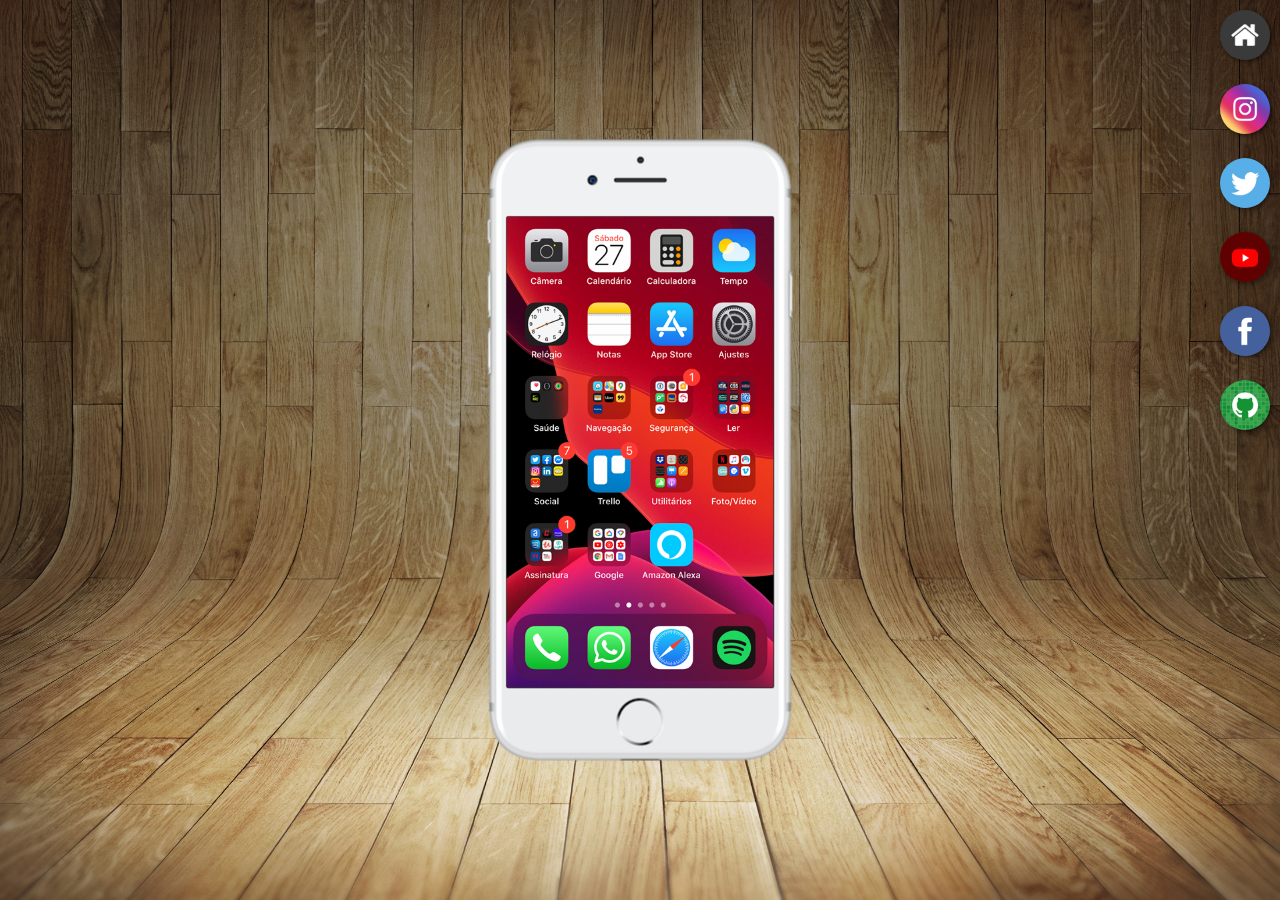
<file: index.html>
<!DOCTYPE html>
<html lang="pt-br">
<head>
    <meta charset="UTF-8">
    <meta name="viewport" content="width=device-width, initial-scale=1.0">
    <link rel="shortcut icon" href="favicon.ico" type="image/x-icon">
    <link rel="stylesheet" href="estilos/style.css">
    <title>Projeto Redes Sociais</title>
</head>
<body>
    <main>
        <section id="telefone">
           <iframe src="home.html" name="tela" id="tela" frameborder="0">
           </iframe>
        </section>
        <section id="redes">
            <a href="home.html" target="tela"><img src="imagens/logo-home.jpg" alt="Home"></a> <br>
            <a href="instagram.html" target="tela"><img src="imagens/logo-instagram.jpg" alt="Instagram"></a> <br>
            <a href="twitter.html" target="tela"><img src="imagens/logo-twitter.jpg" alt="Twitter"></a> <br>
            <a href="youtube.html" target="tela"><img src="imagens/logo-youtube.jpg" alt="Youtube"></a> <br>
            <a href="facebook.html" target="tela"><img src="imagens/logo-facebook.jpg" alt="Facebook"></a> <br>
            <a href="github.html" target="tela"><img src="imagens/logo-github.jpg" alt=""></a> <br>
        </section>
    </main>
</body>
</html>
</file>
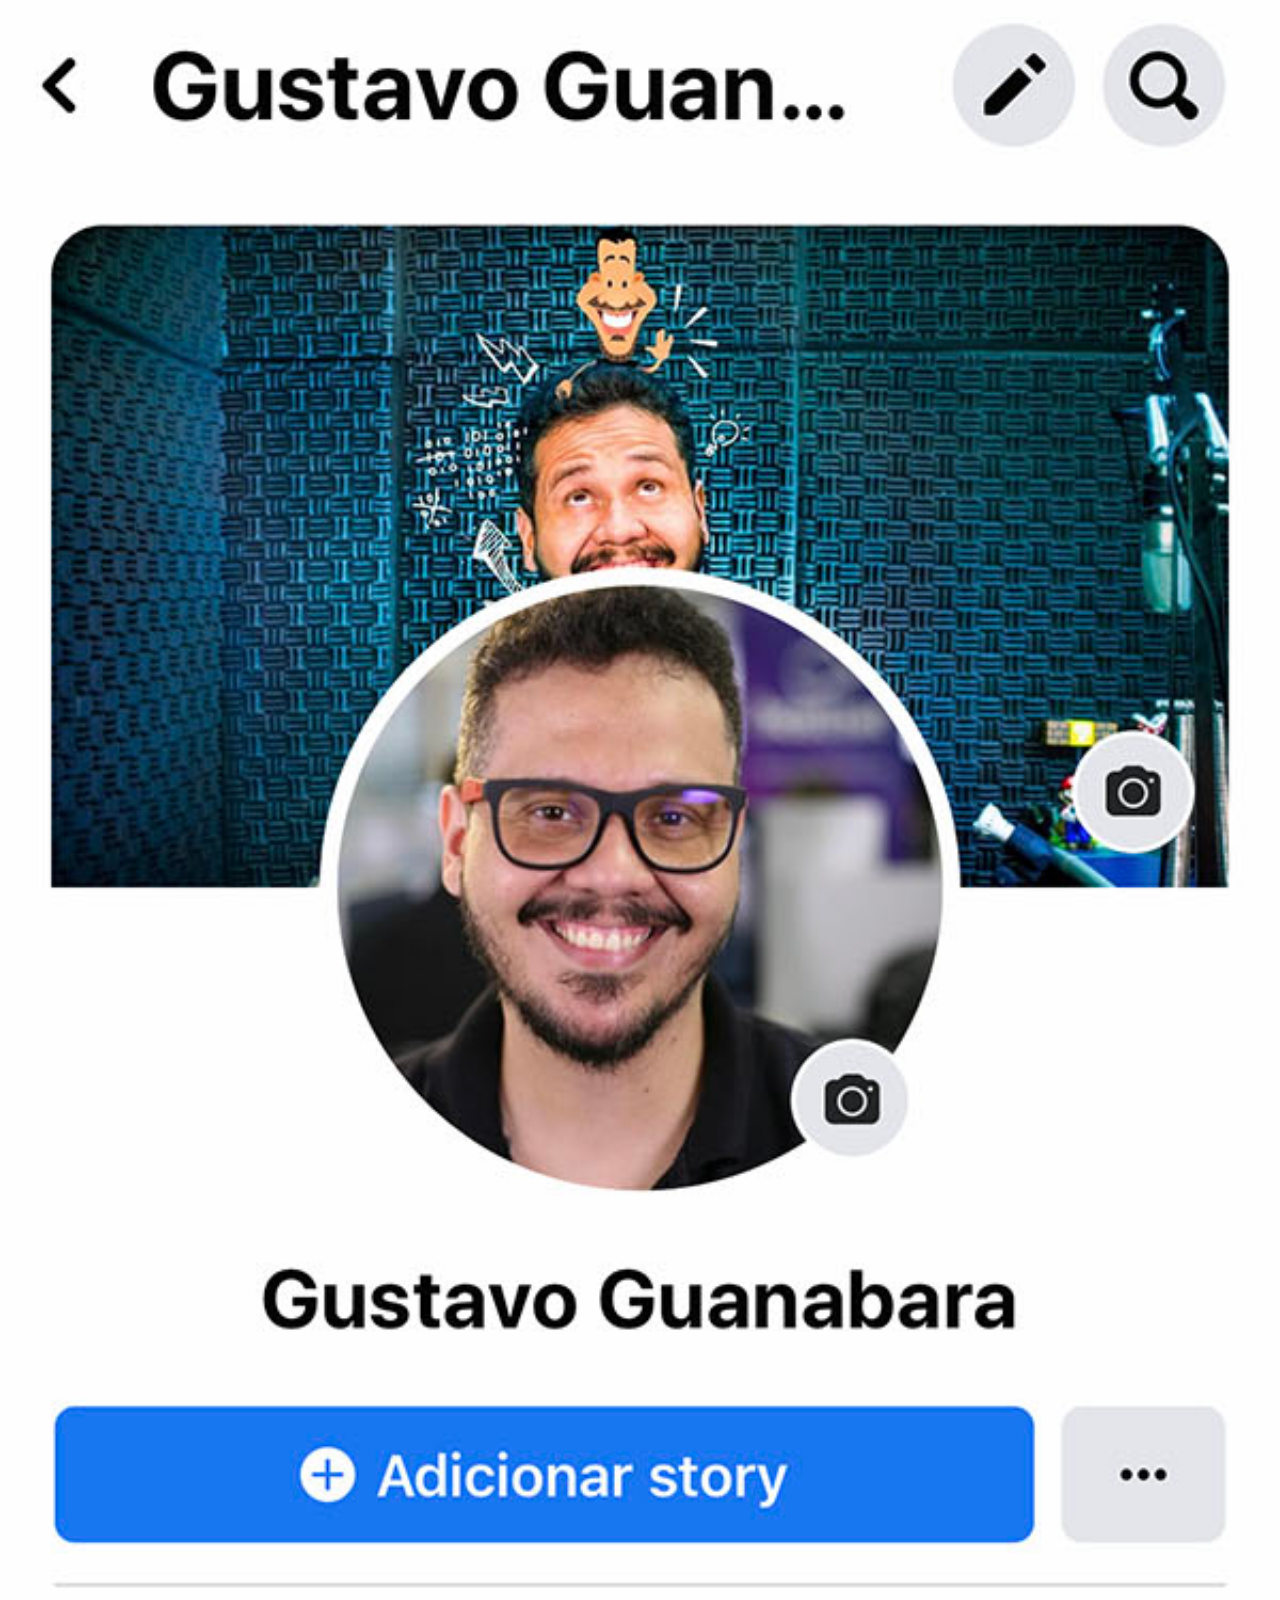
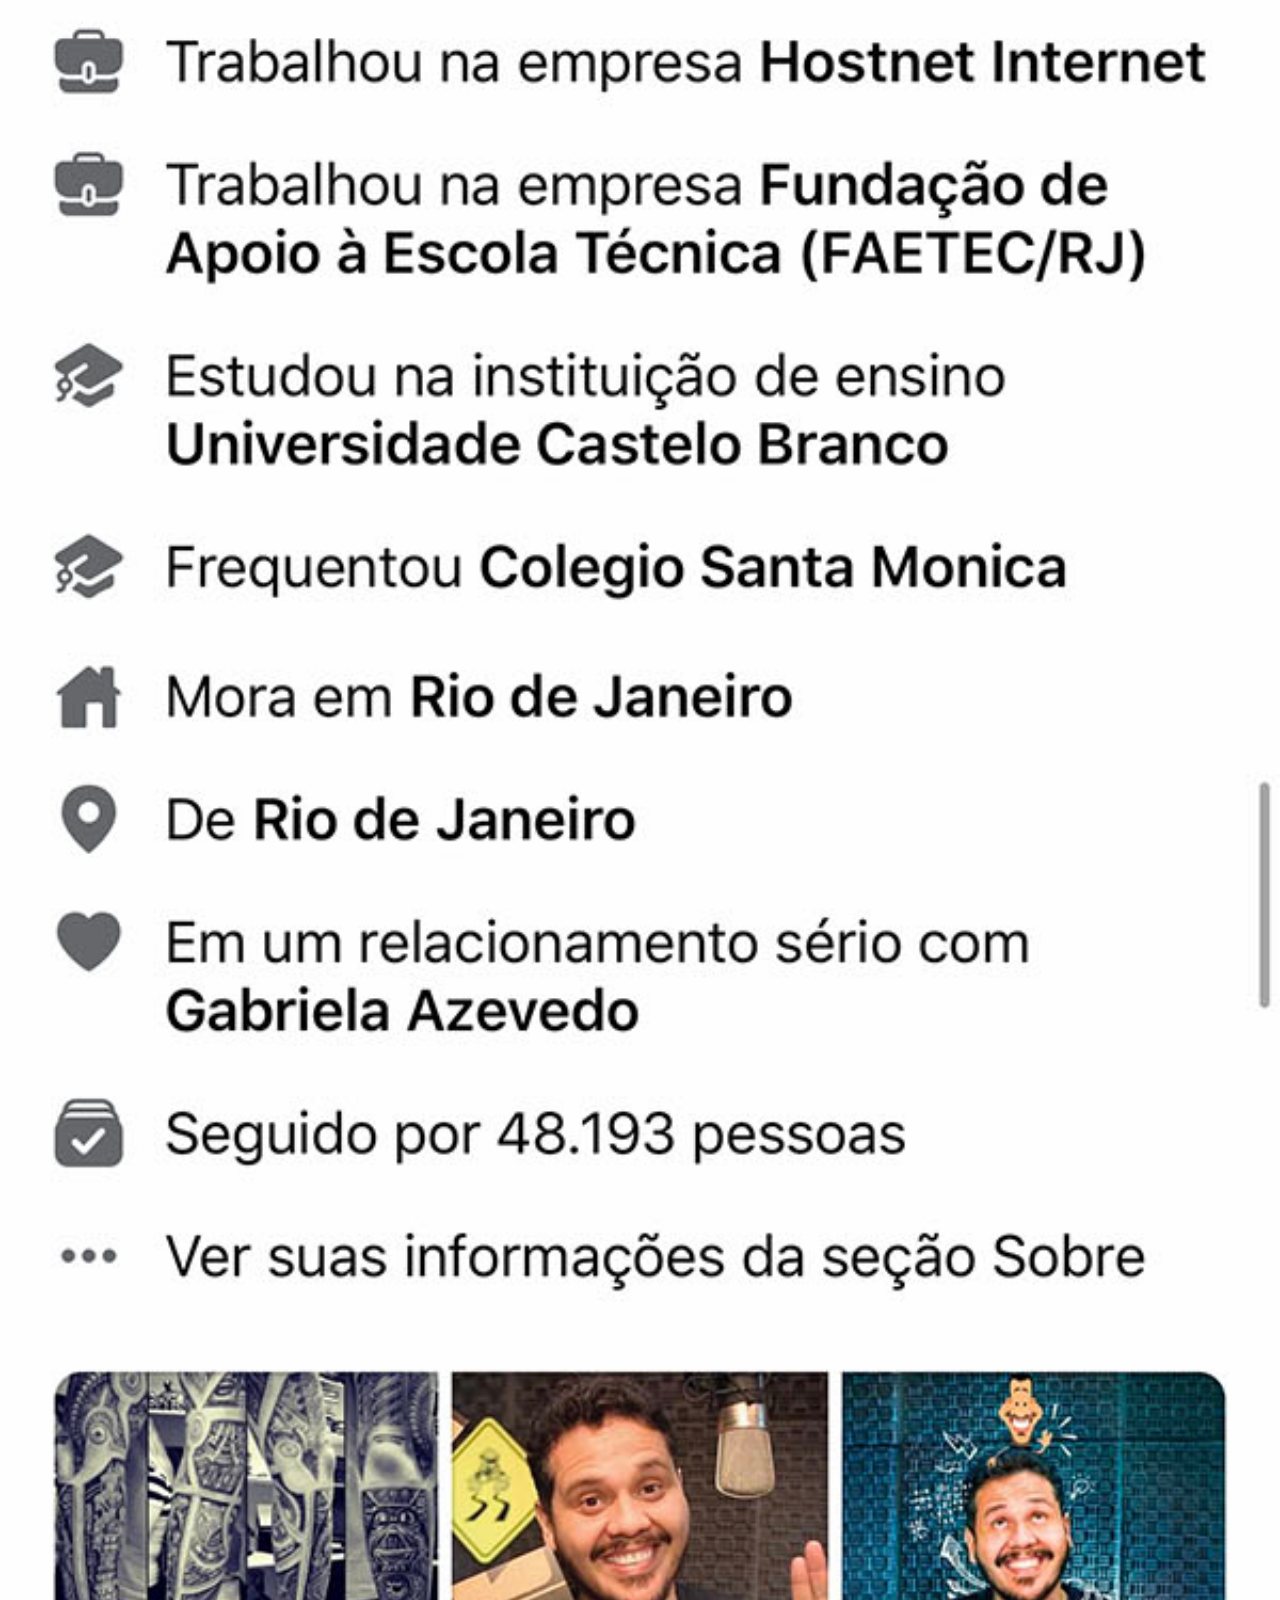
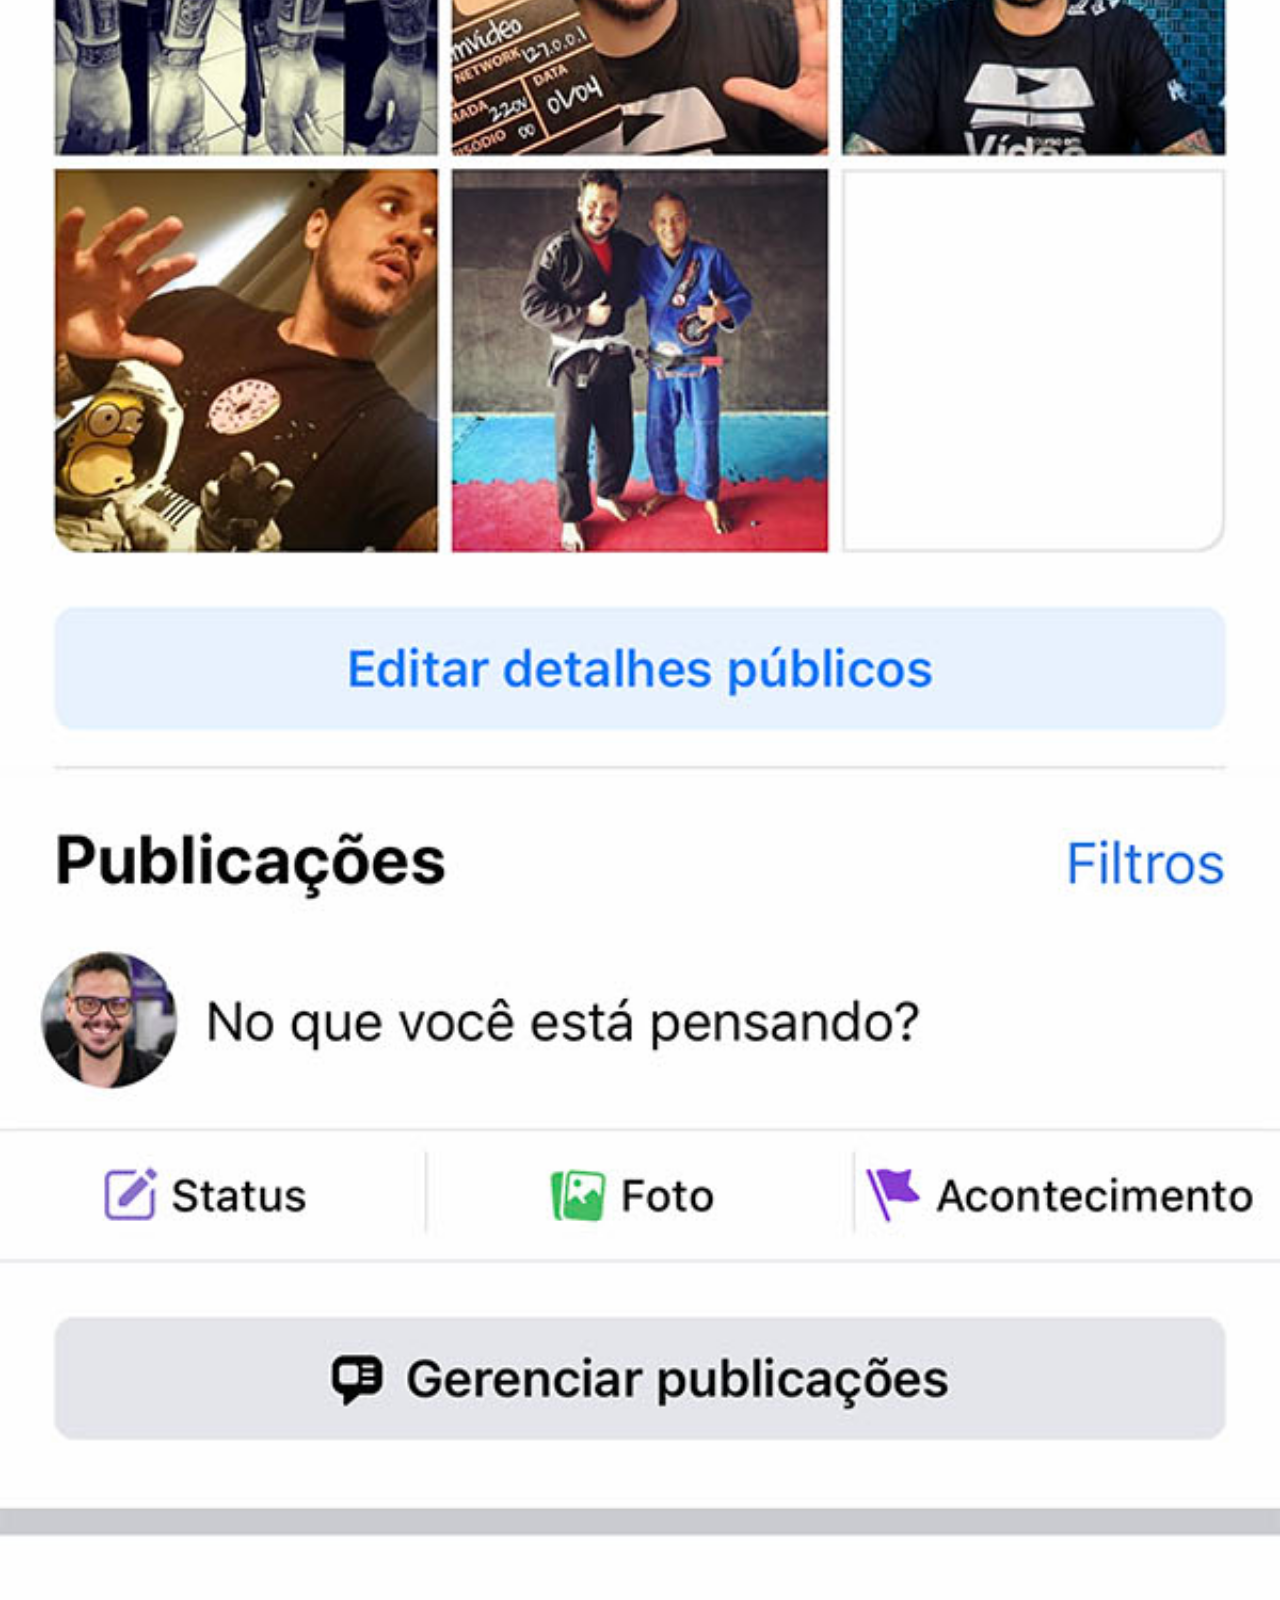
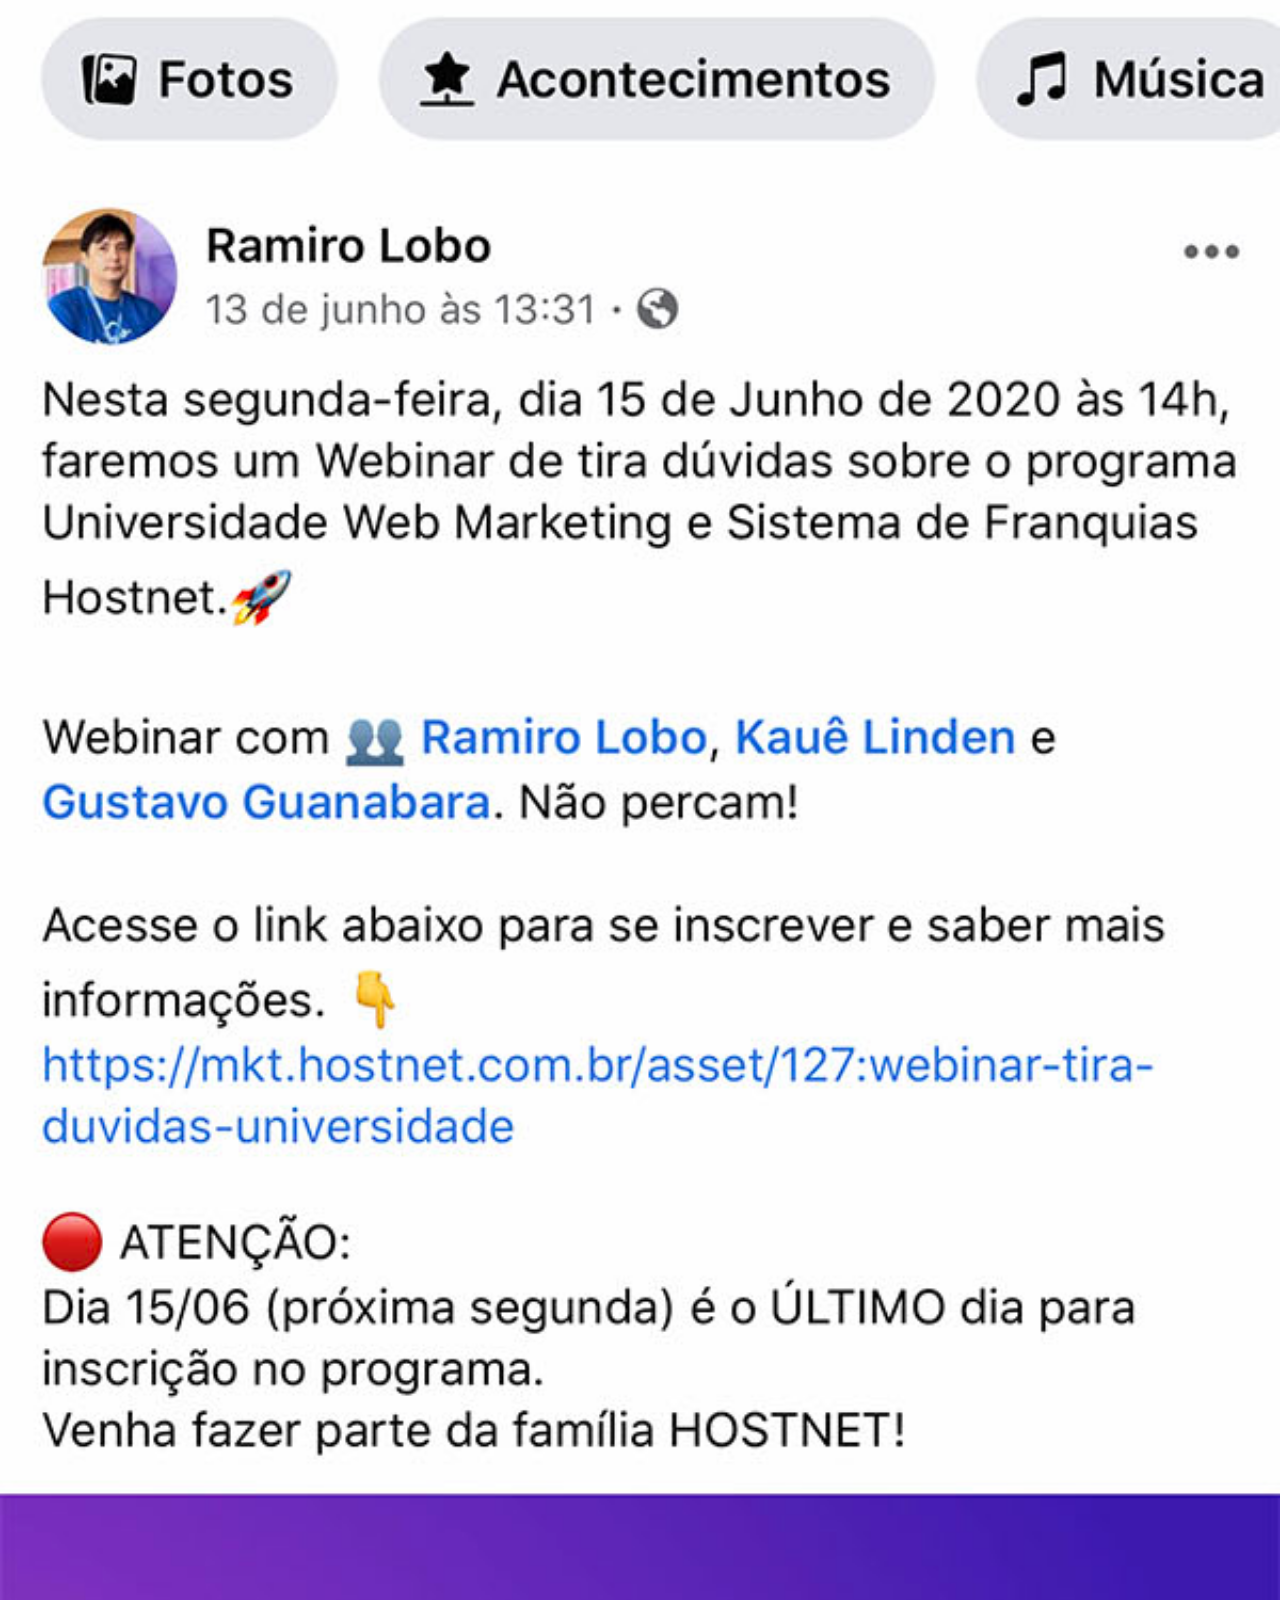
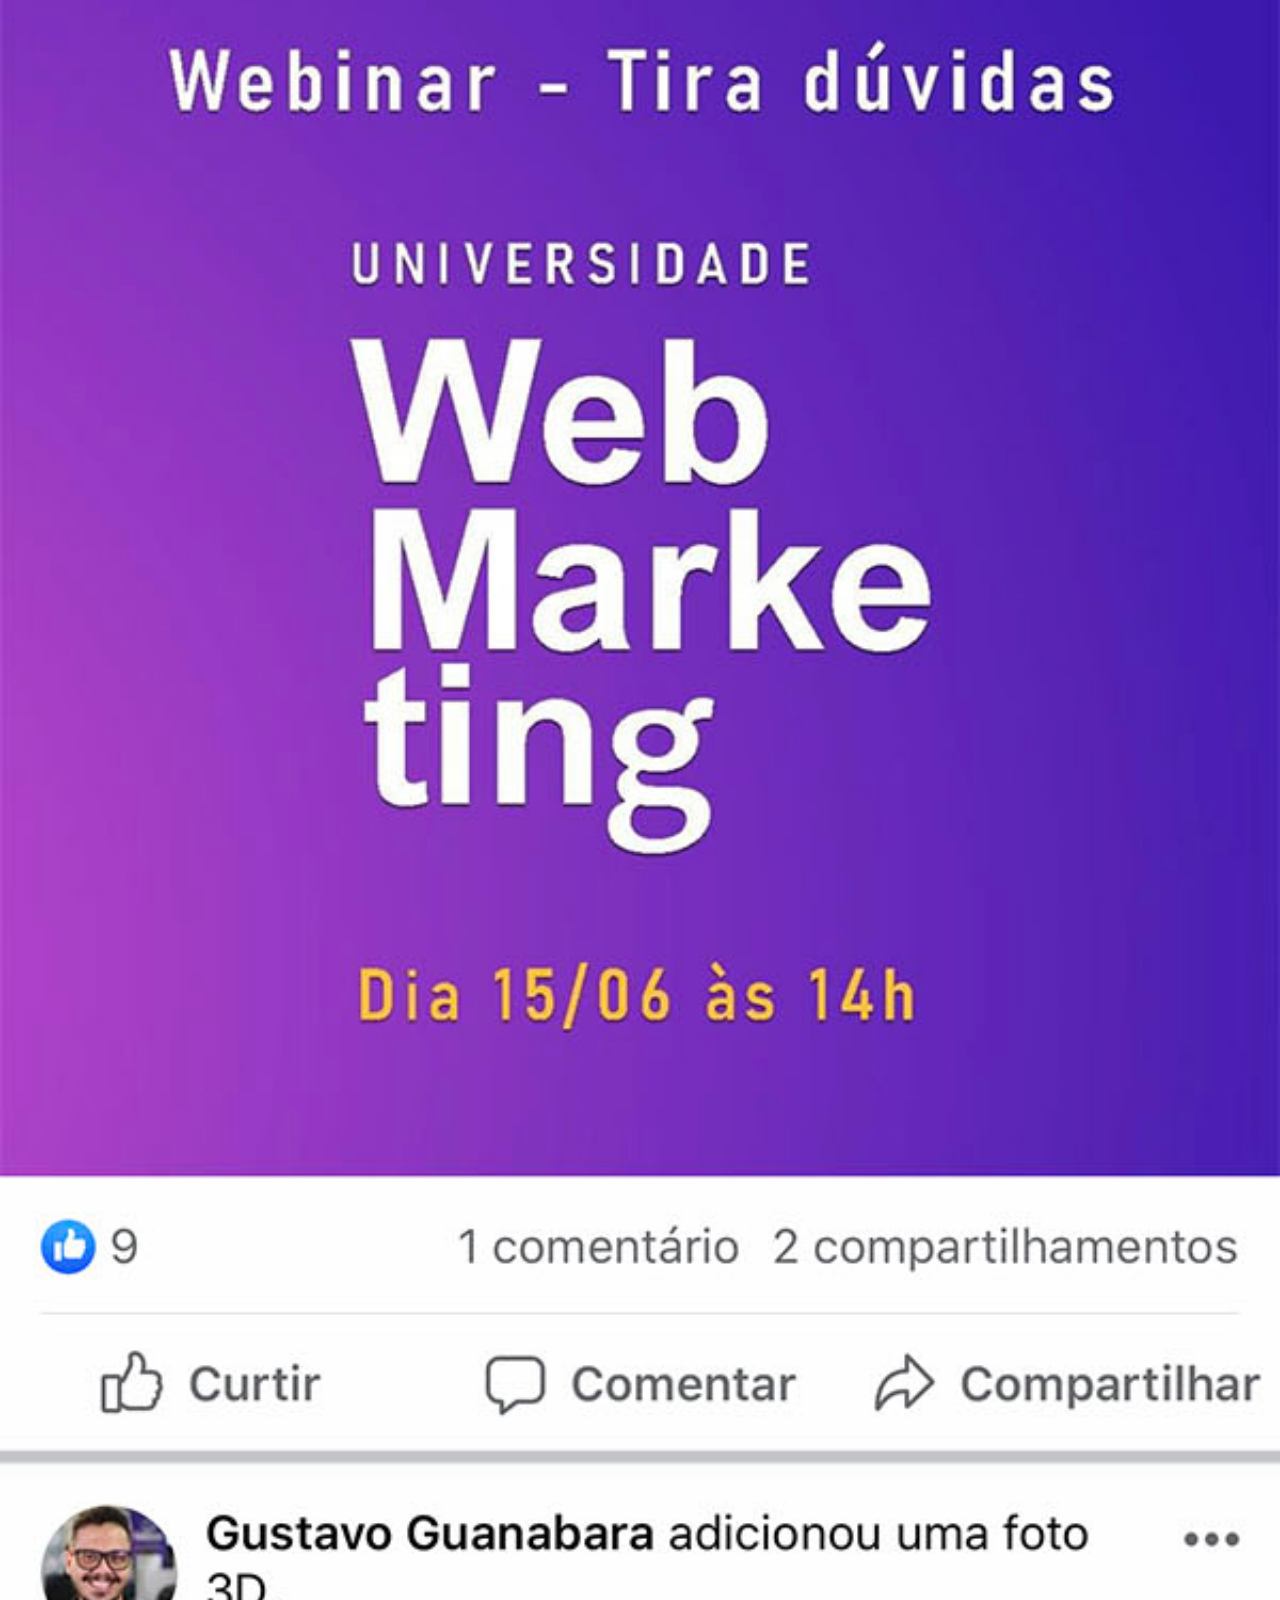
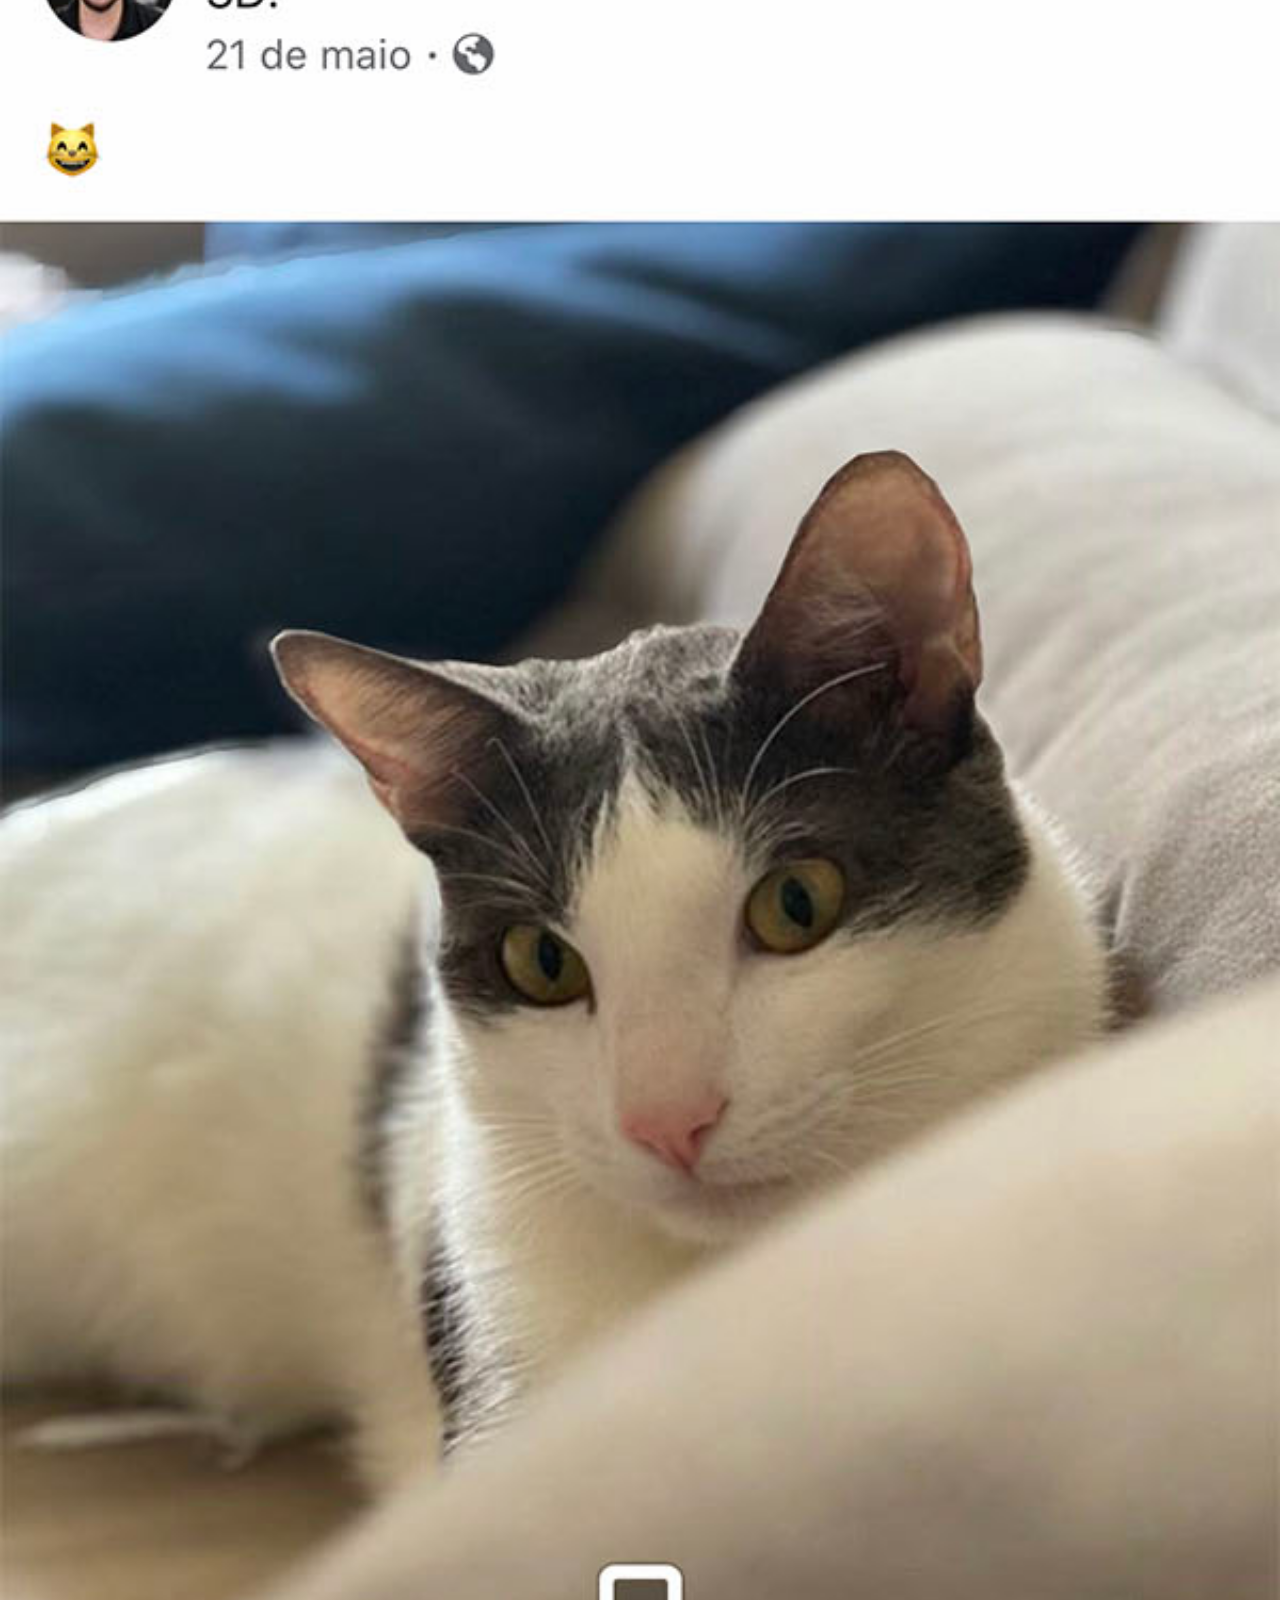
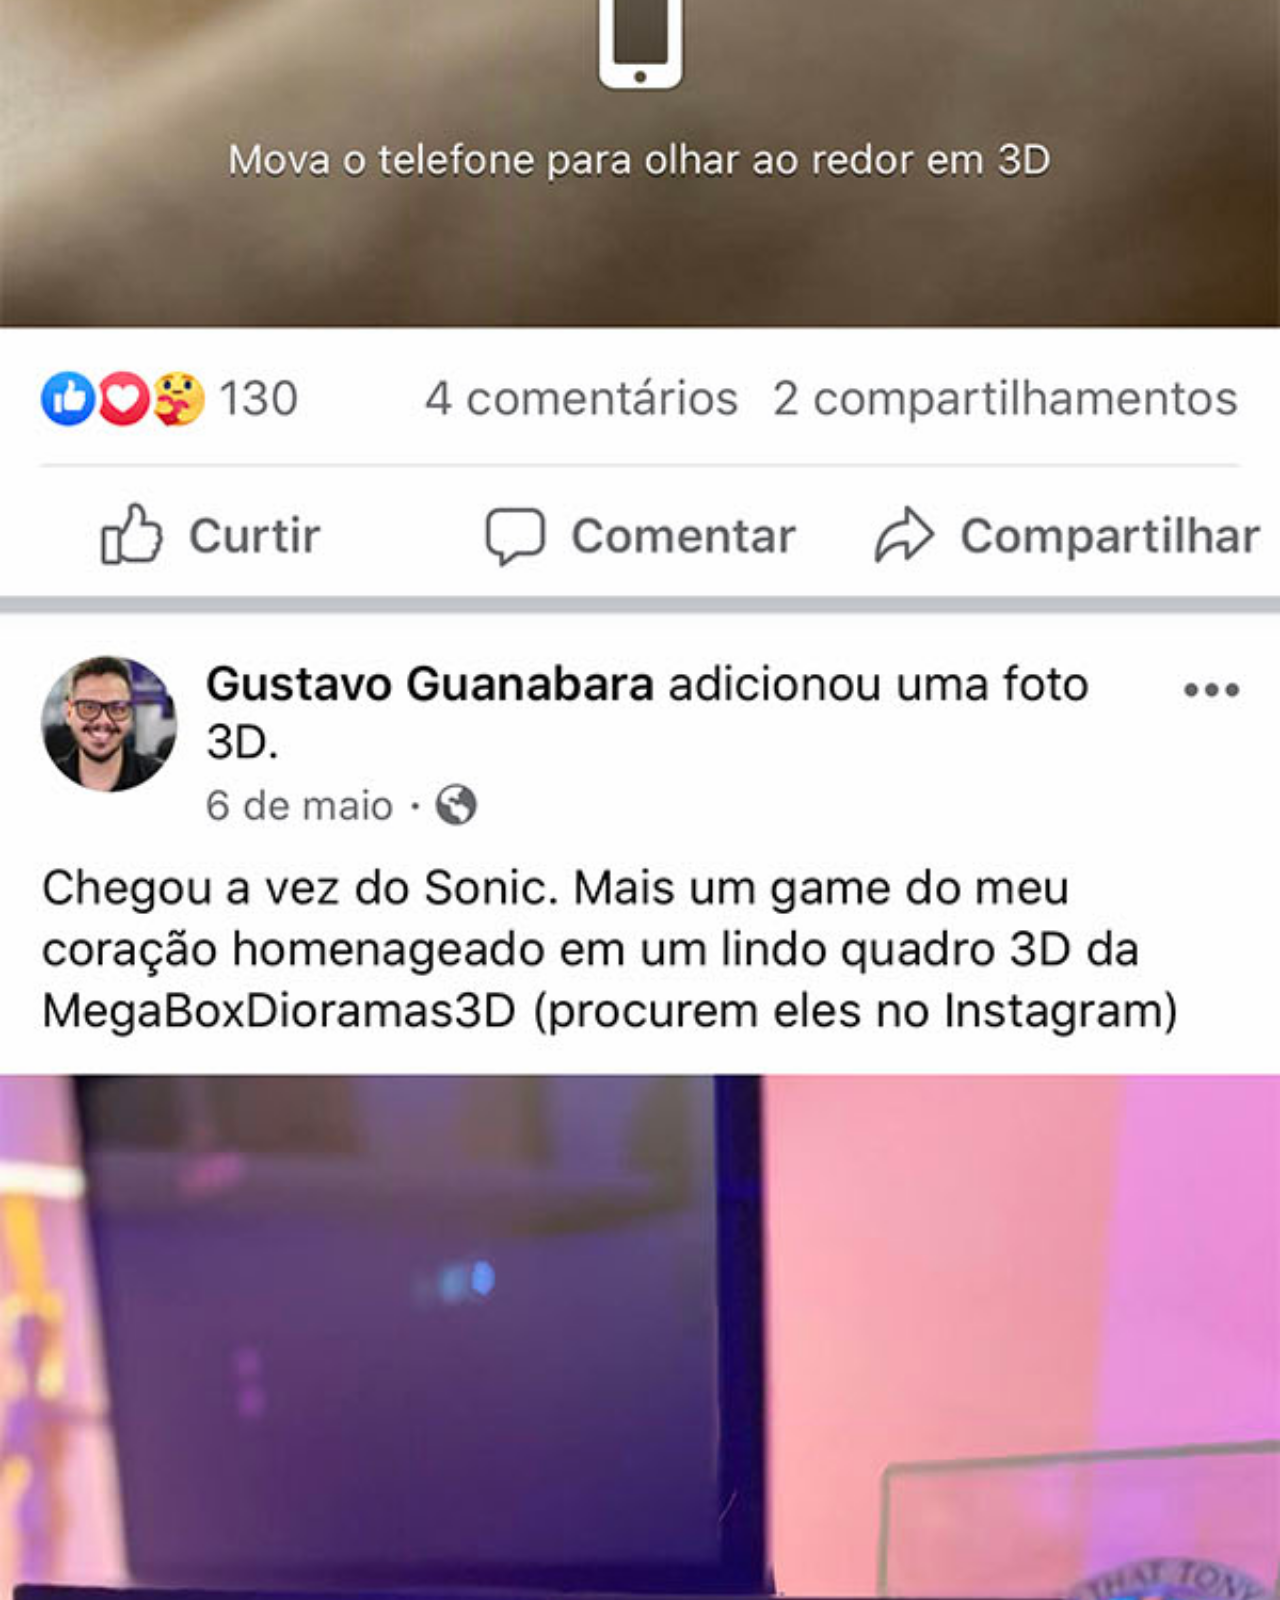
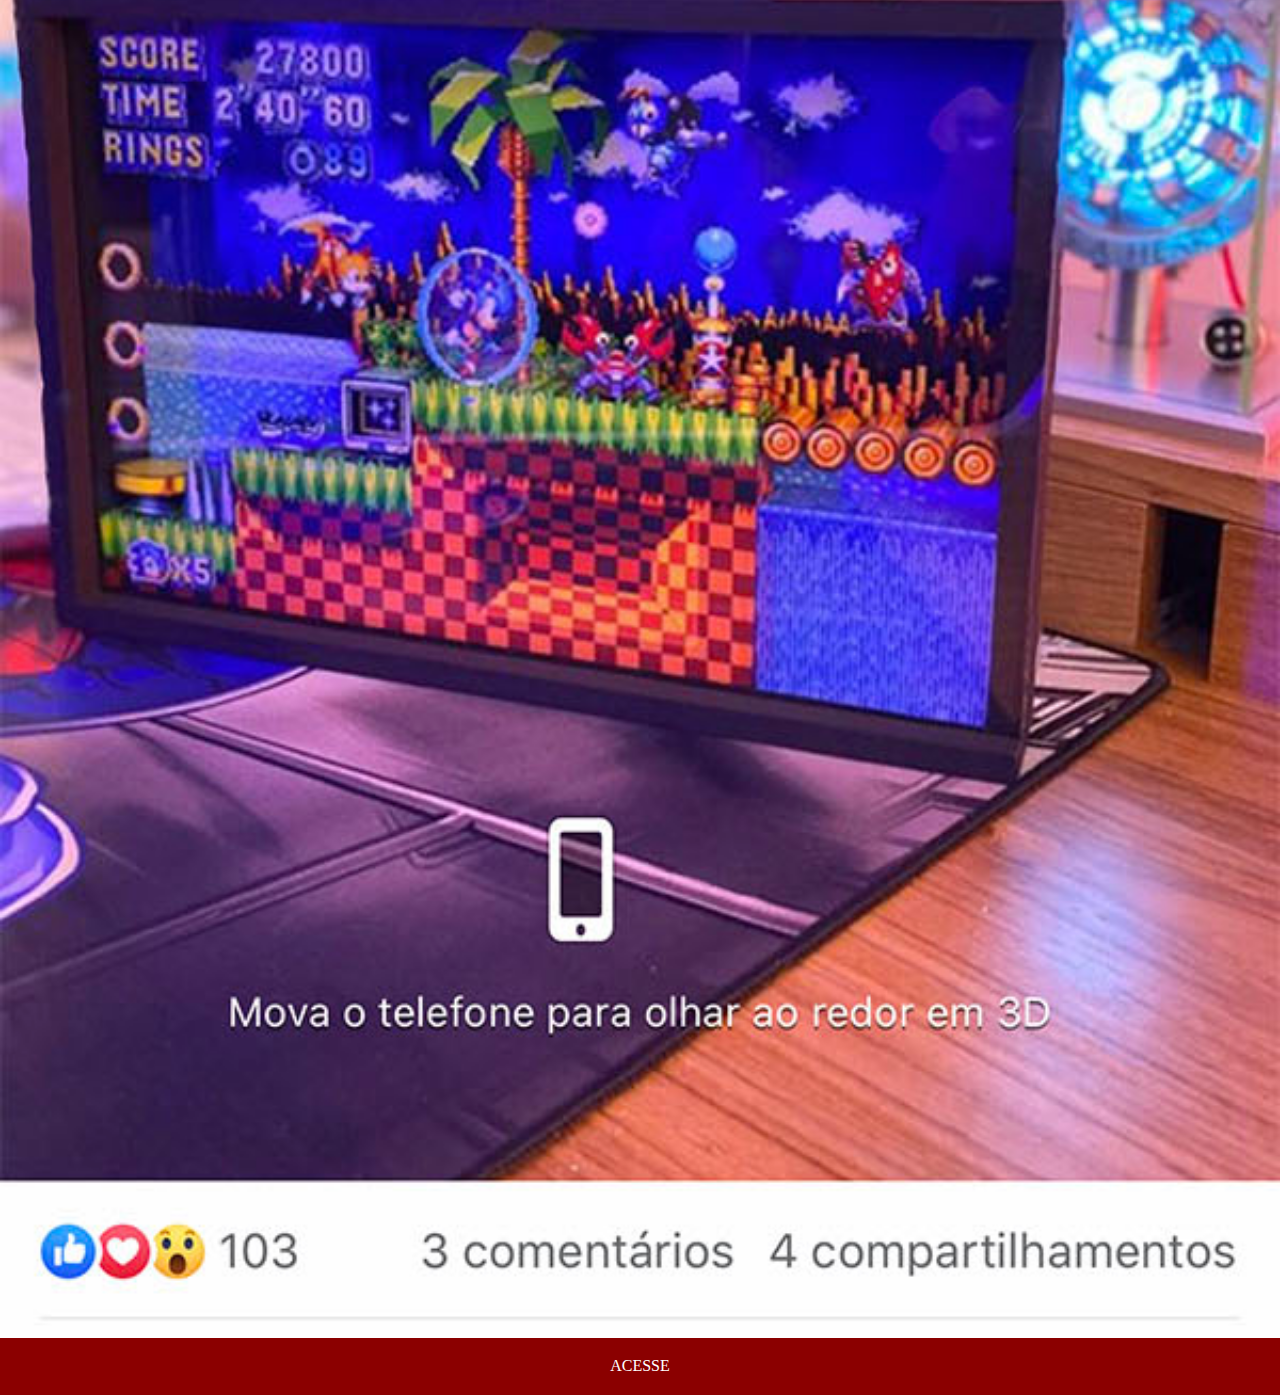
<file: facebook.html>
<!DOCTYPE html>
<html lang="en">
<head>
    <meta charset="UTF-8">
    <meta name="viewport" content="width=device-width, initial-scale=1.0">
    <title>Document</title>
    <link rel="stylesheet" href="estilos/social.css">
</head>
<body>
    <img src="imagens/tela-facebook.jpg" alt="Facebook">
    <a href="https://www.facebook.com/gustavoguanabara/?locale=tl_PH">ACESSE</a>
</body>
</html>
</file>
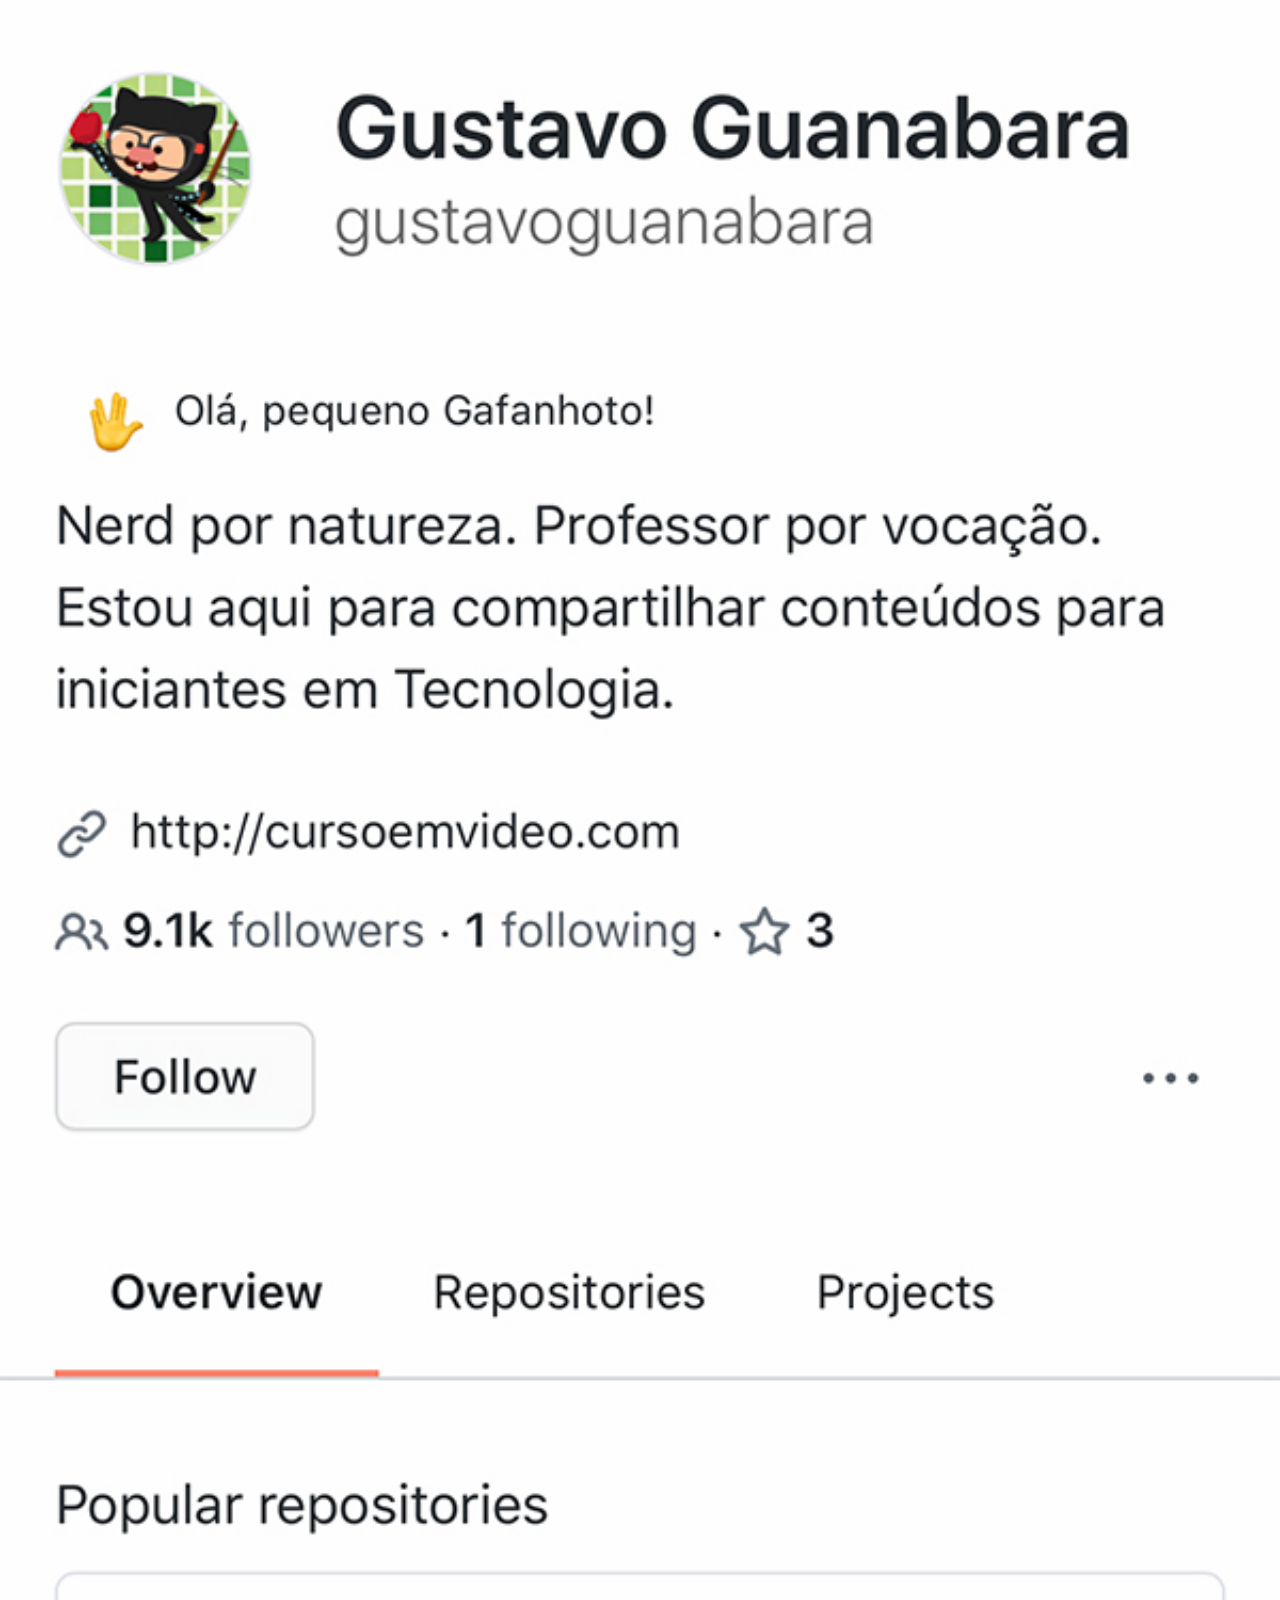
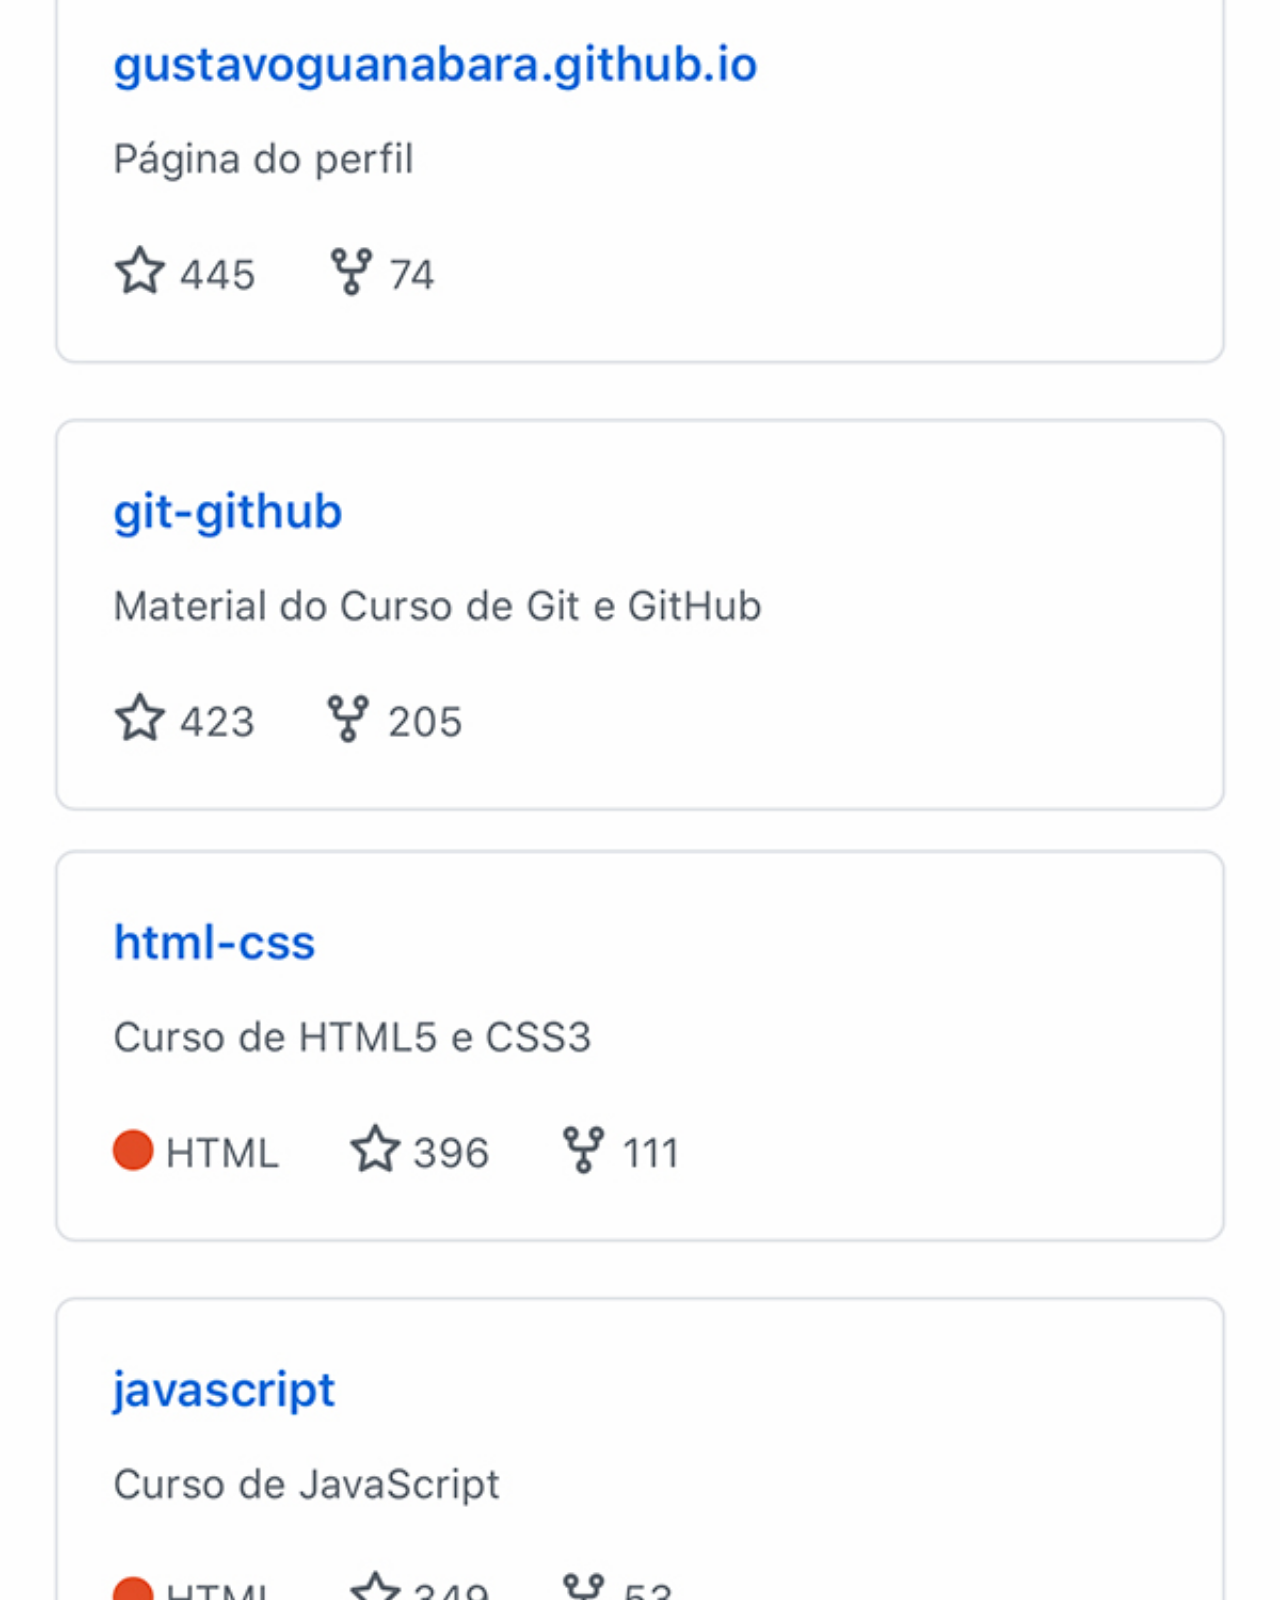
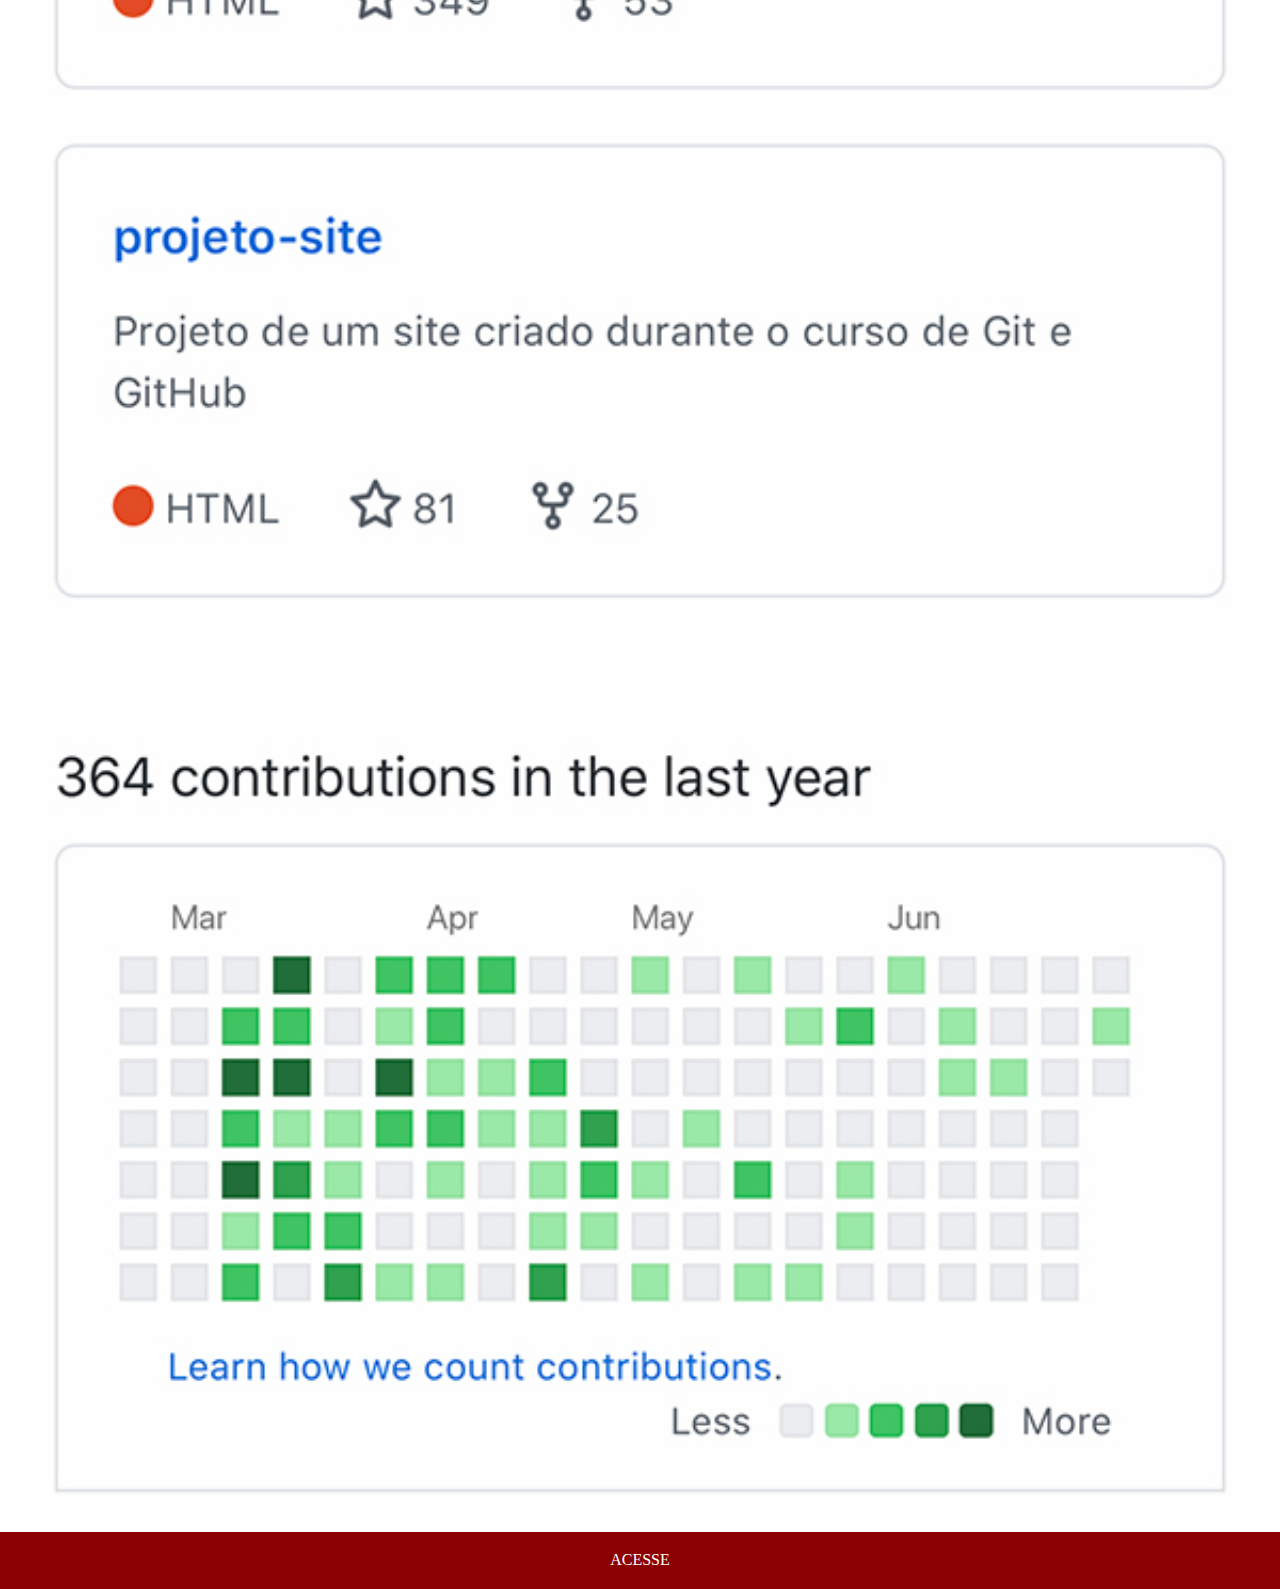
<file: github.html>
<!DOCTYPE html>
<html lang="pt-br">
<head>
    <meta charset="UTF-8">
    <meta name="viewport" content="width=device-width, initial-scale=1.0">
    <title>GitHub</title>
    <link rel="stylesheet" href="estilos/social.css">
</head>
<body>
    <img src="imagens/tela-github.jpg" alt="Github">
    <a href="https://github.com/gustavoguanabara">ACESSE</a>
</body>
</html>
</file>
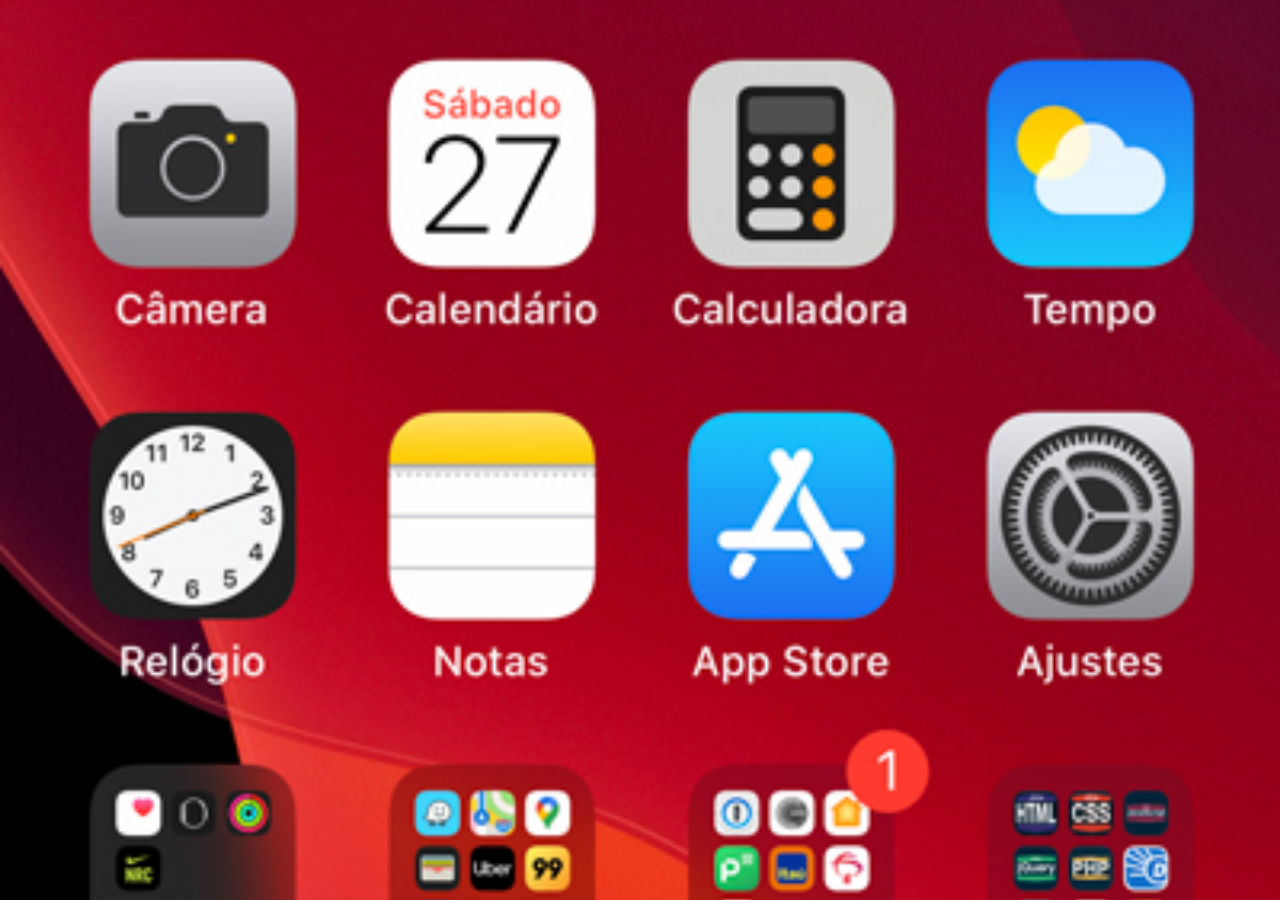
<file: home.html>
<!DOCTYPE html>
<html lang="pt-br">
<head>
    <meta charset="UTF-8">
    <meta name="viewport" content="width=device-width, initial-scale=1.0">
    <title>Home</title>
    <style>
        * {
            padding: 0px;
            margin: 0px;
        }

        body {
            width: 100vw;
            height: 100vh;
            background-color: black;
            background-image: url(imagens/tela-home.jpg);
            background-repeat: no-repeat;
            background-position: top center;
            background-size: cover;
        }
    </style>
</head>
<body>
    
</body>
</html>
</file>
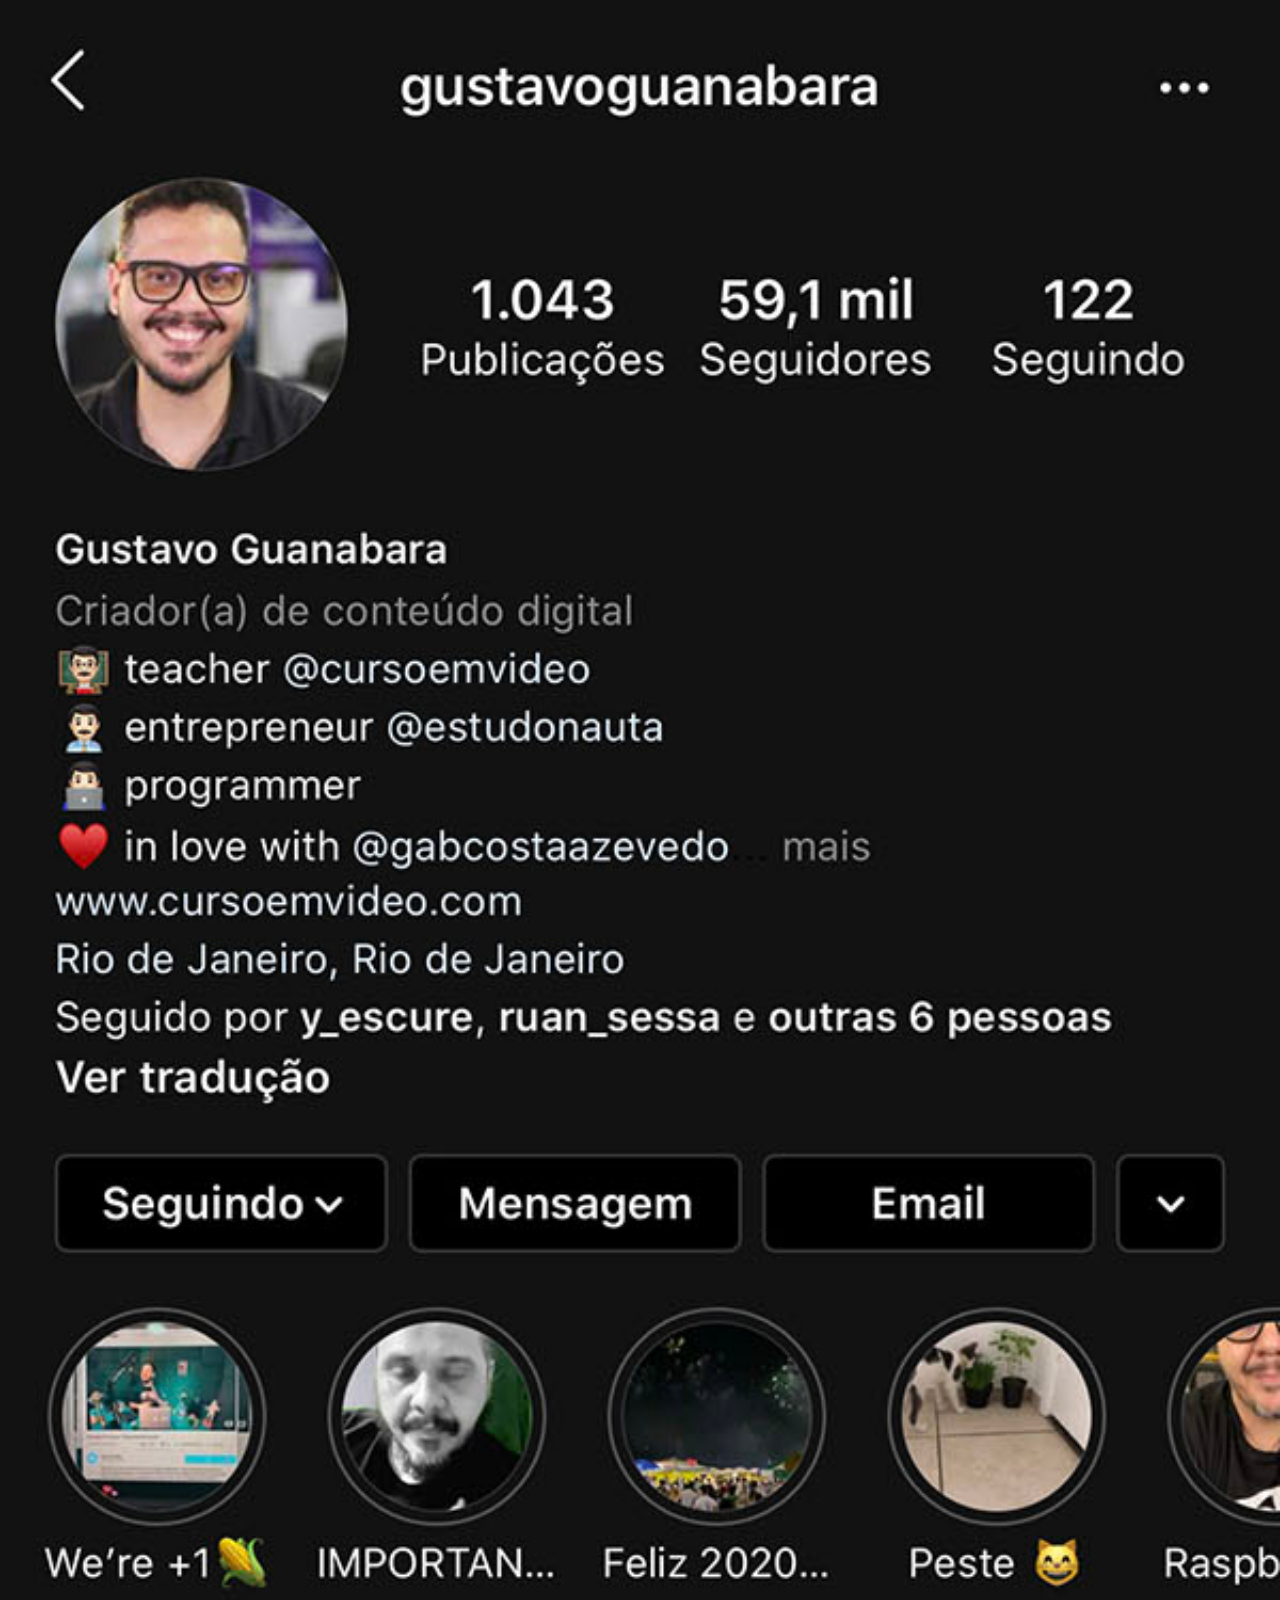
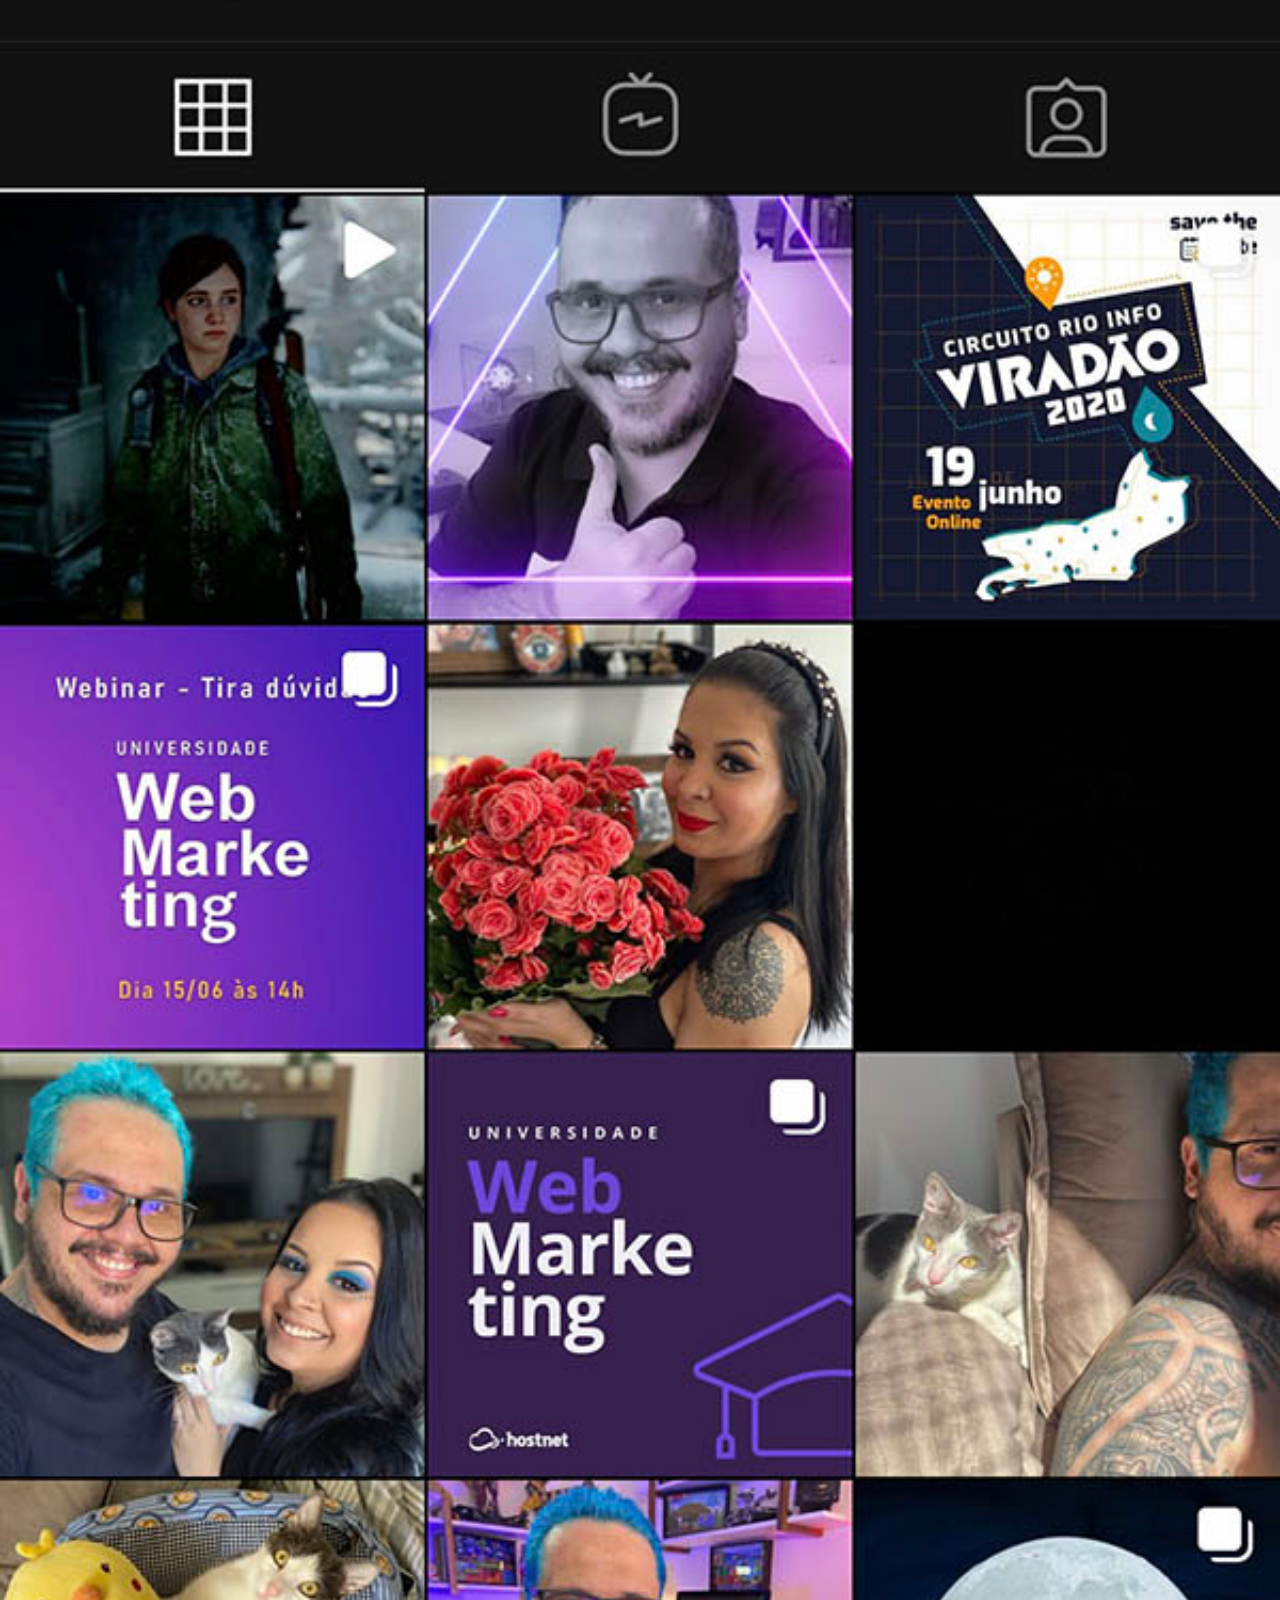
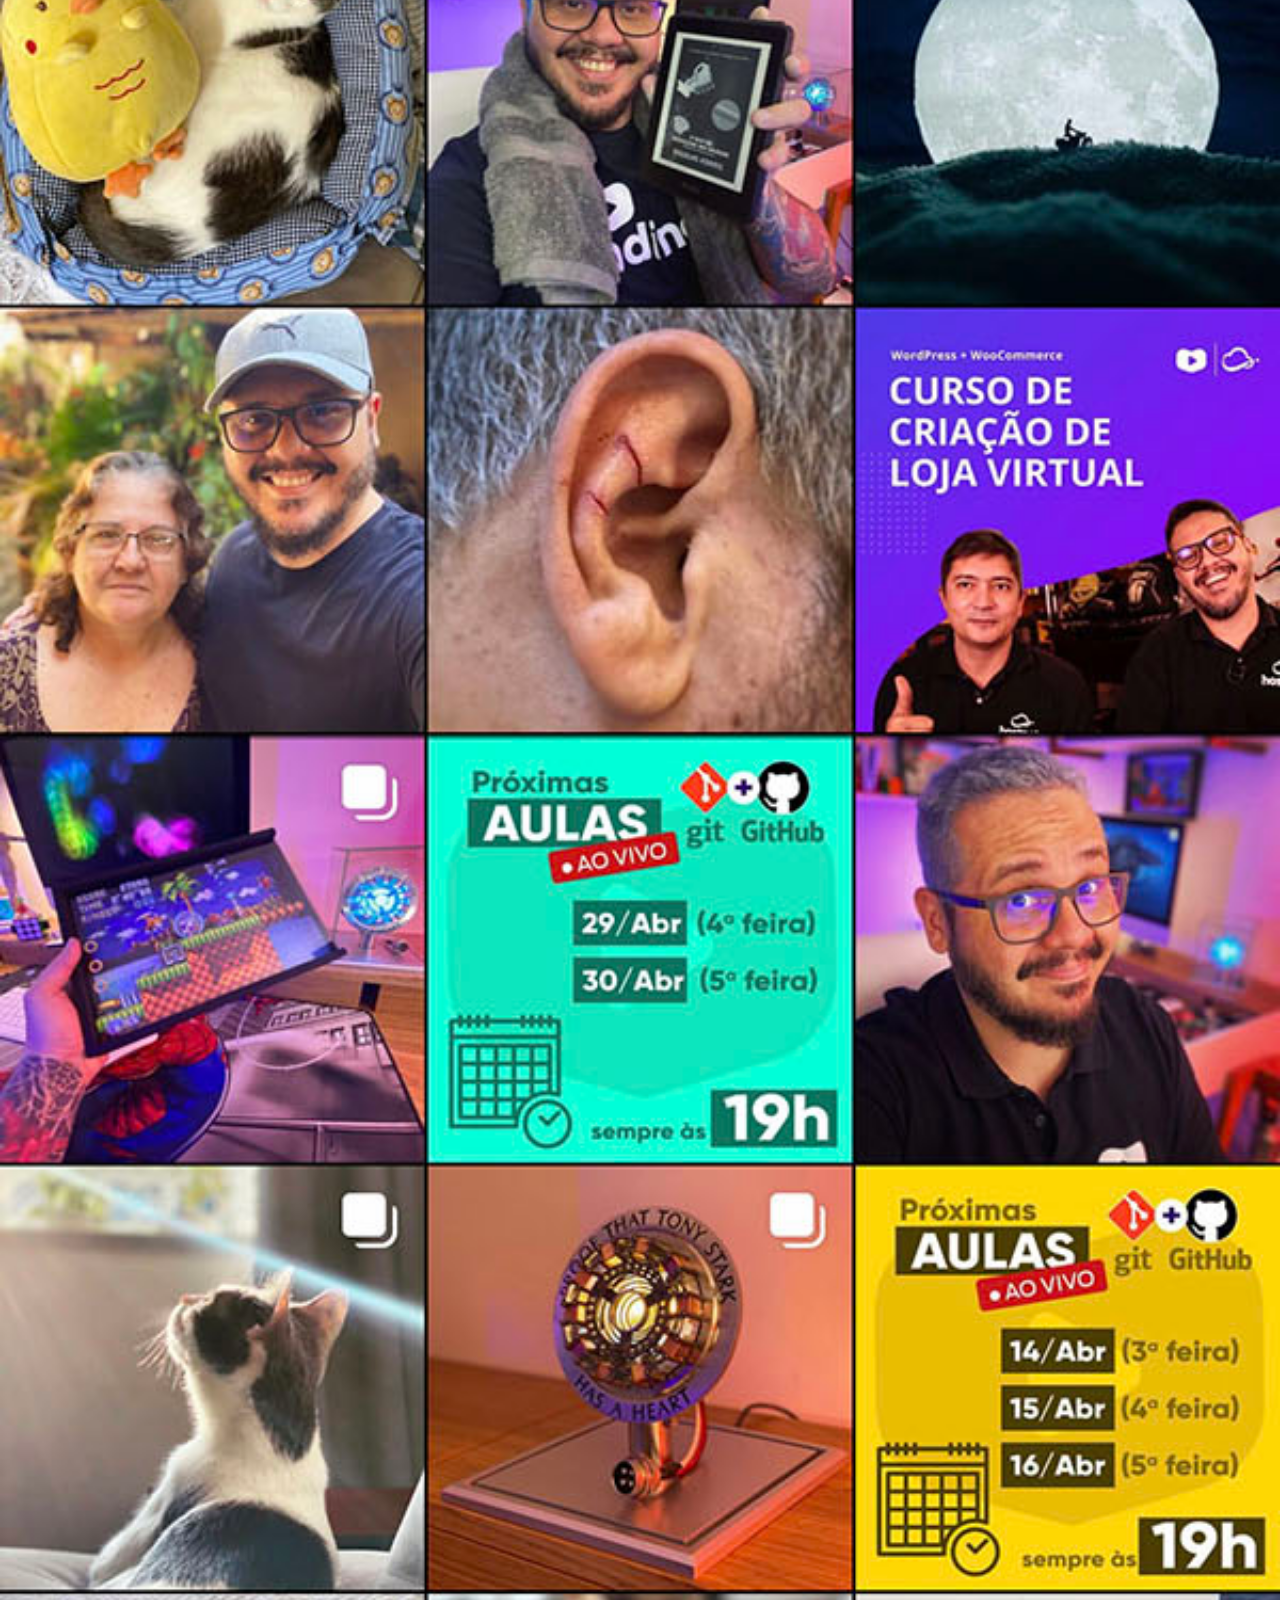
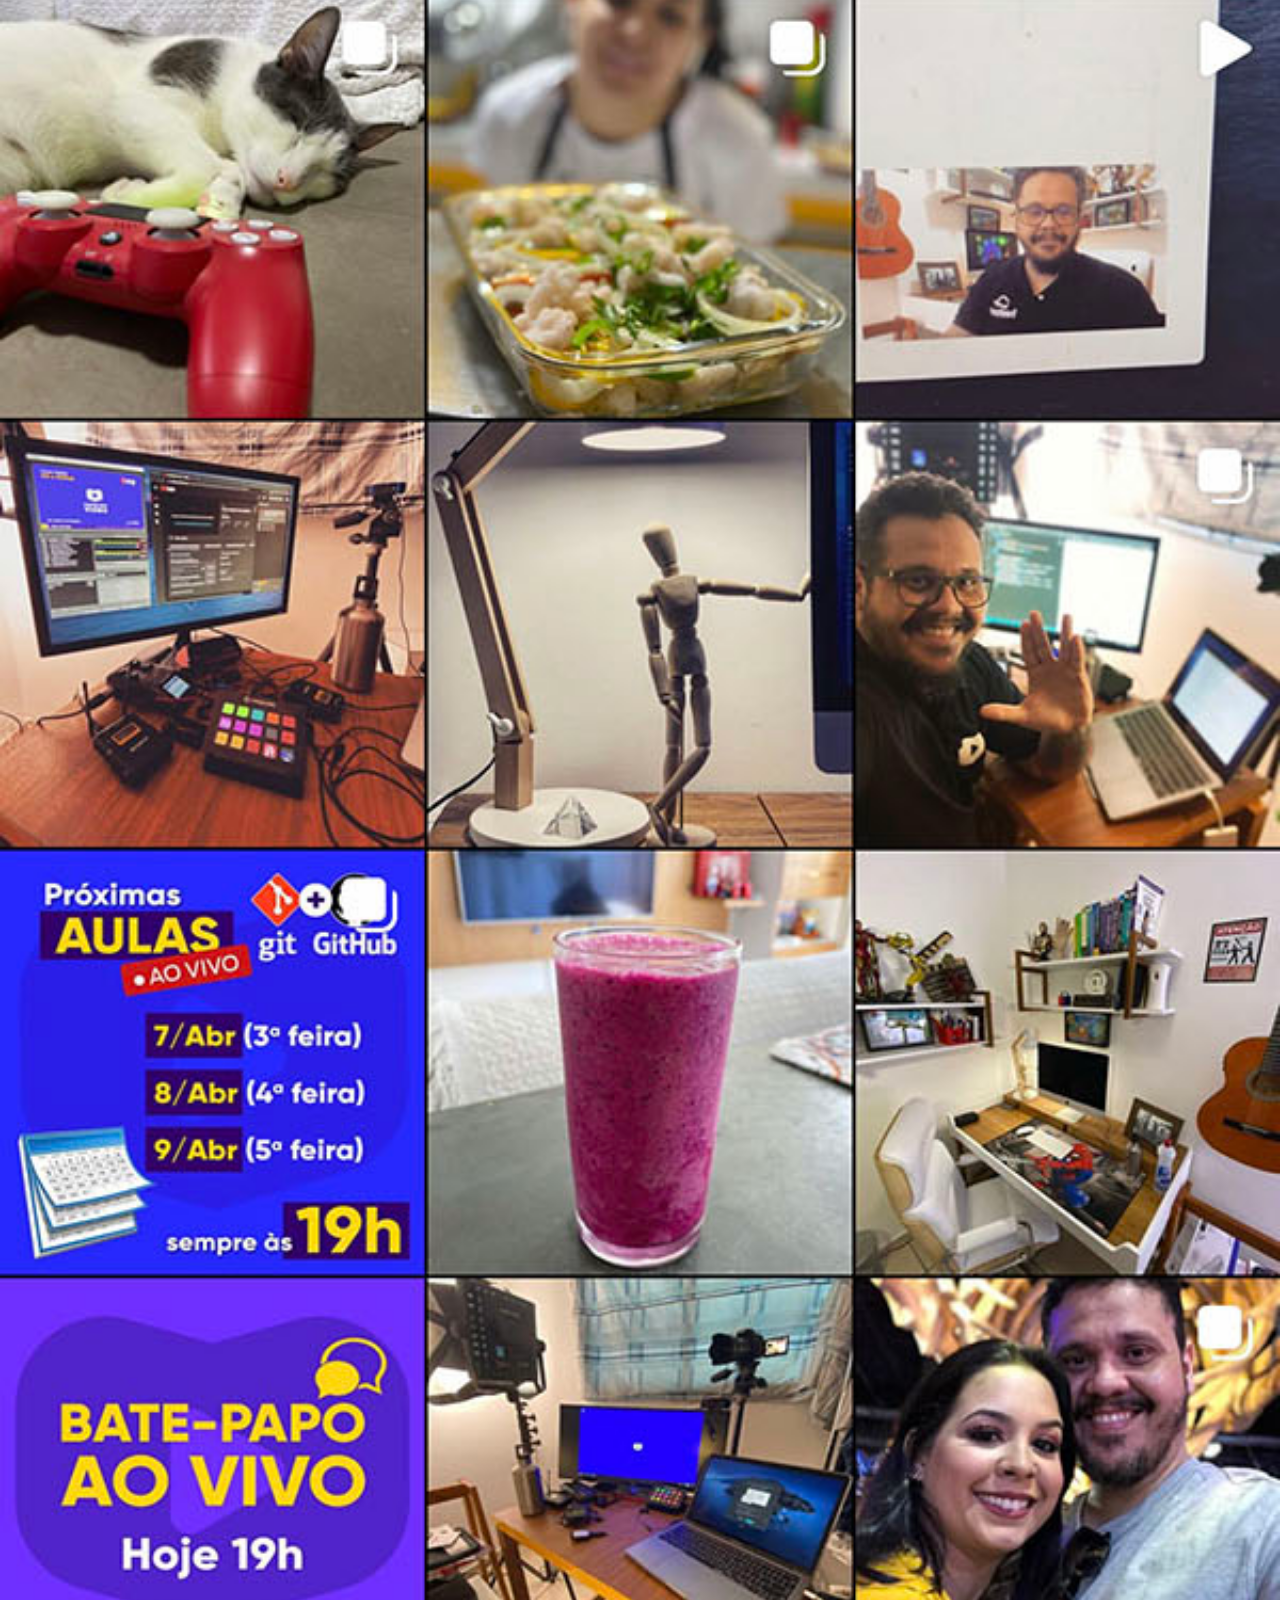
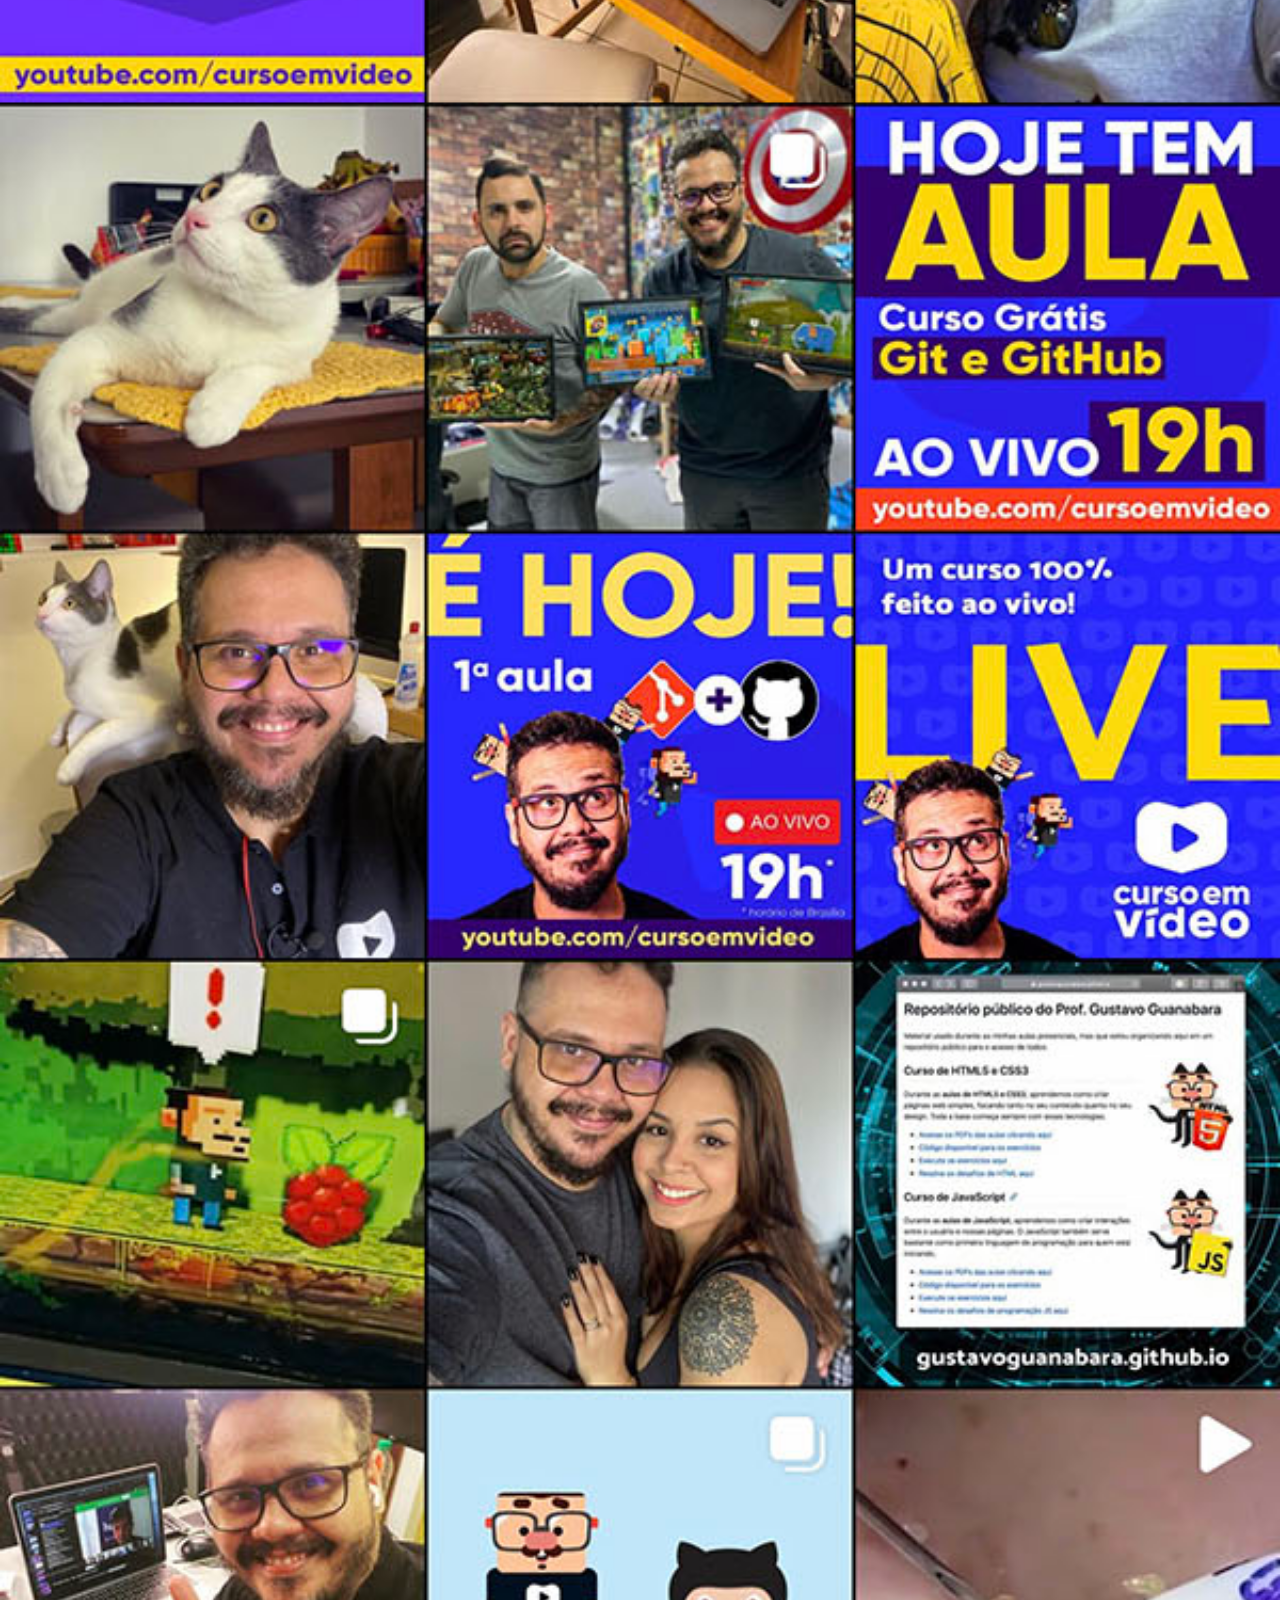
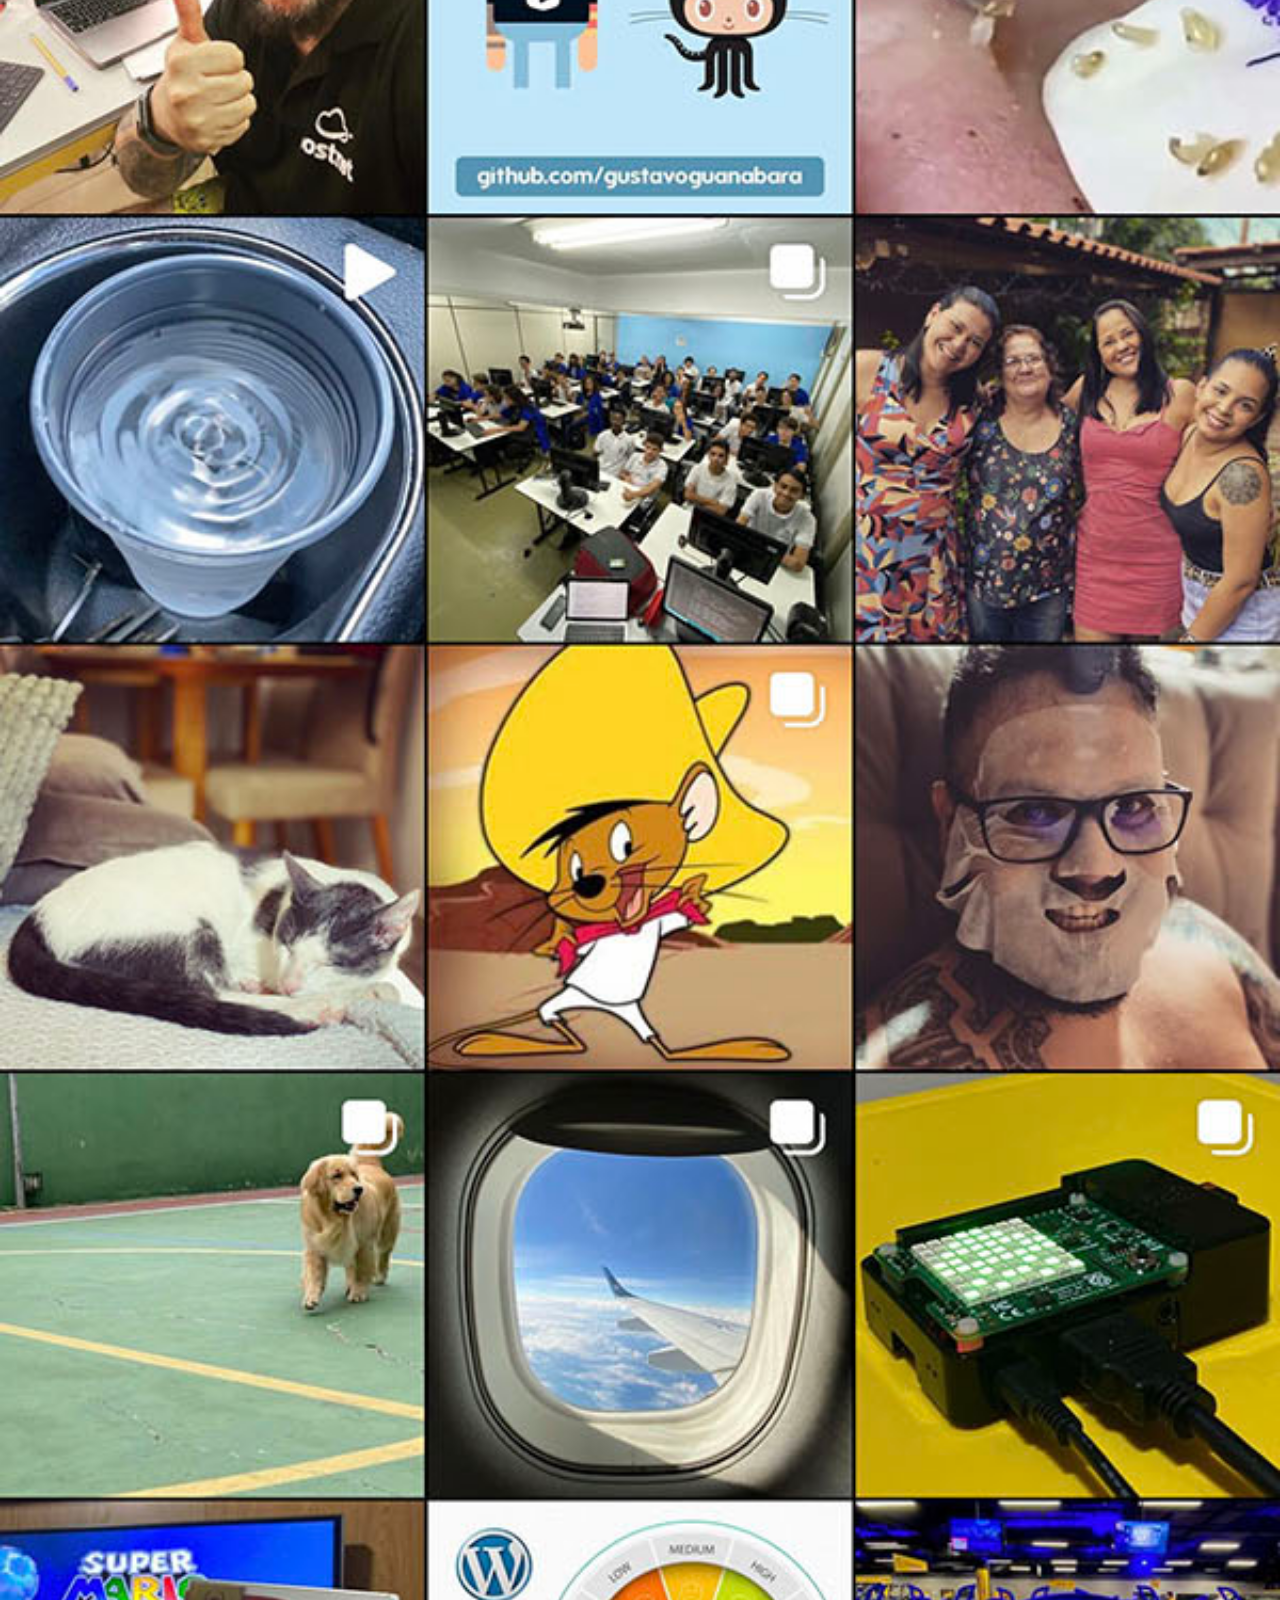
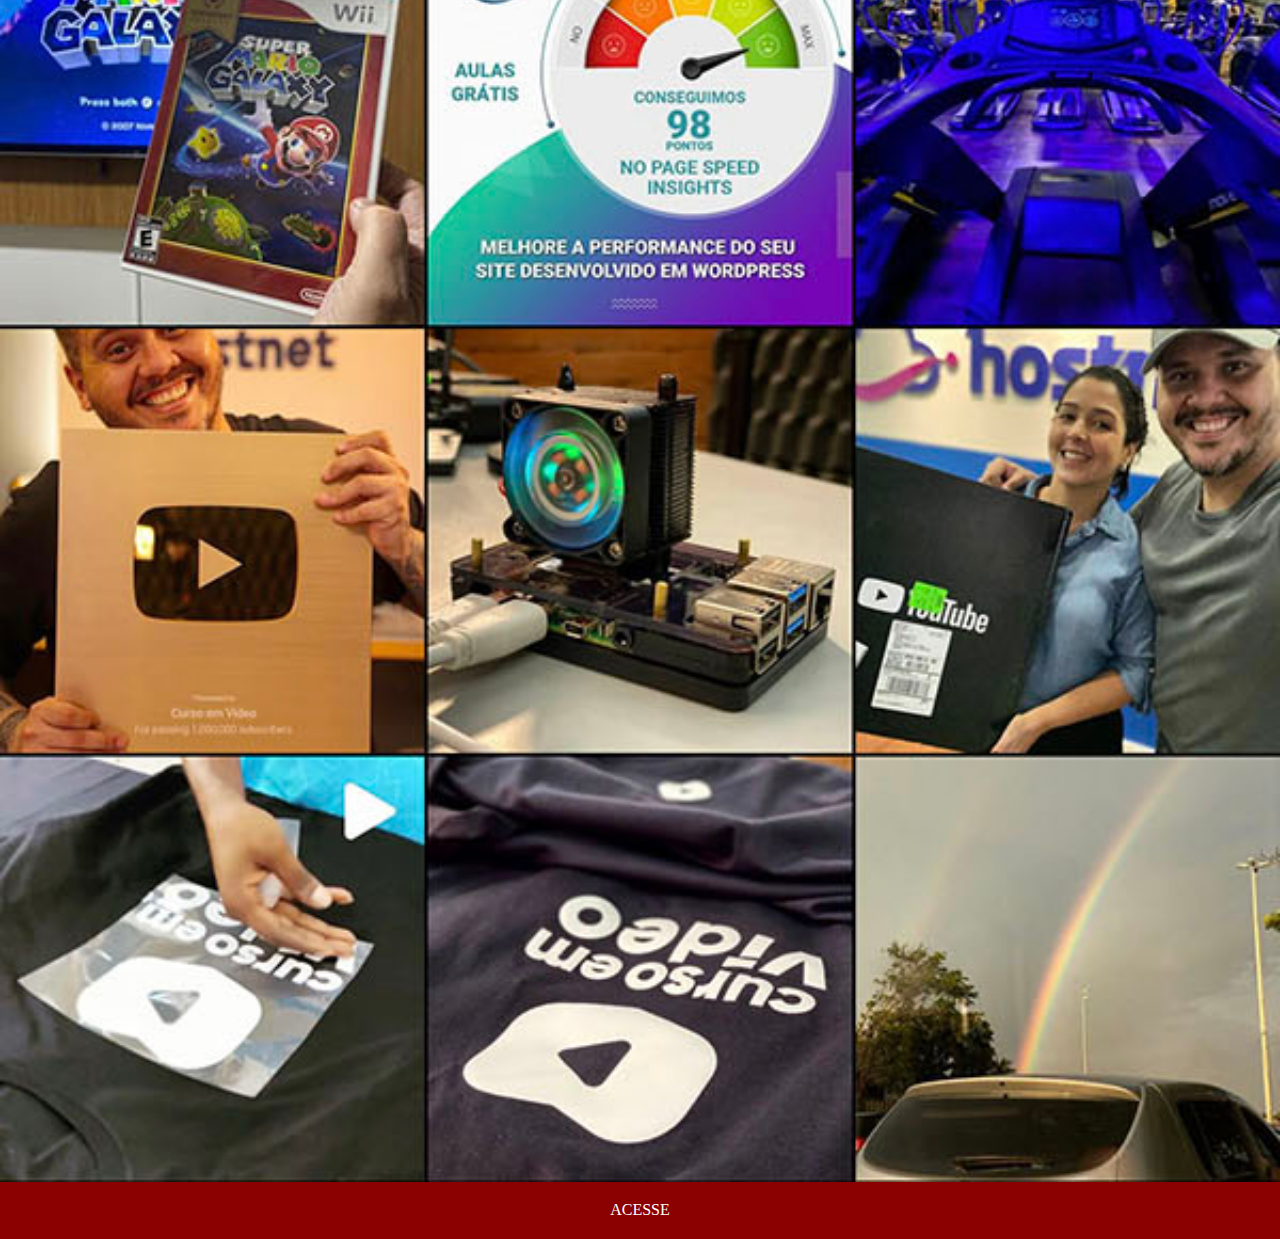
<file: instagram.html>
<!DOCTYPE html>
<html lang="pt-br">
<head>
    <meta charset="UTF-8">
    <meta name="viewport" content="width=device-width, initial-scale=1.0">
    <title>Instagram</title>
    <link rel="stylesheet" href="estilos/social.css">
</head>
<body>
    <img src="imagens/tela-instagram.jpg" alt="Instagram">
    <a href="https://www.instagram.com/gustavoguanabara/" target="_blank">ACESSE</a>
</body>
</html>
</file>
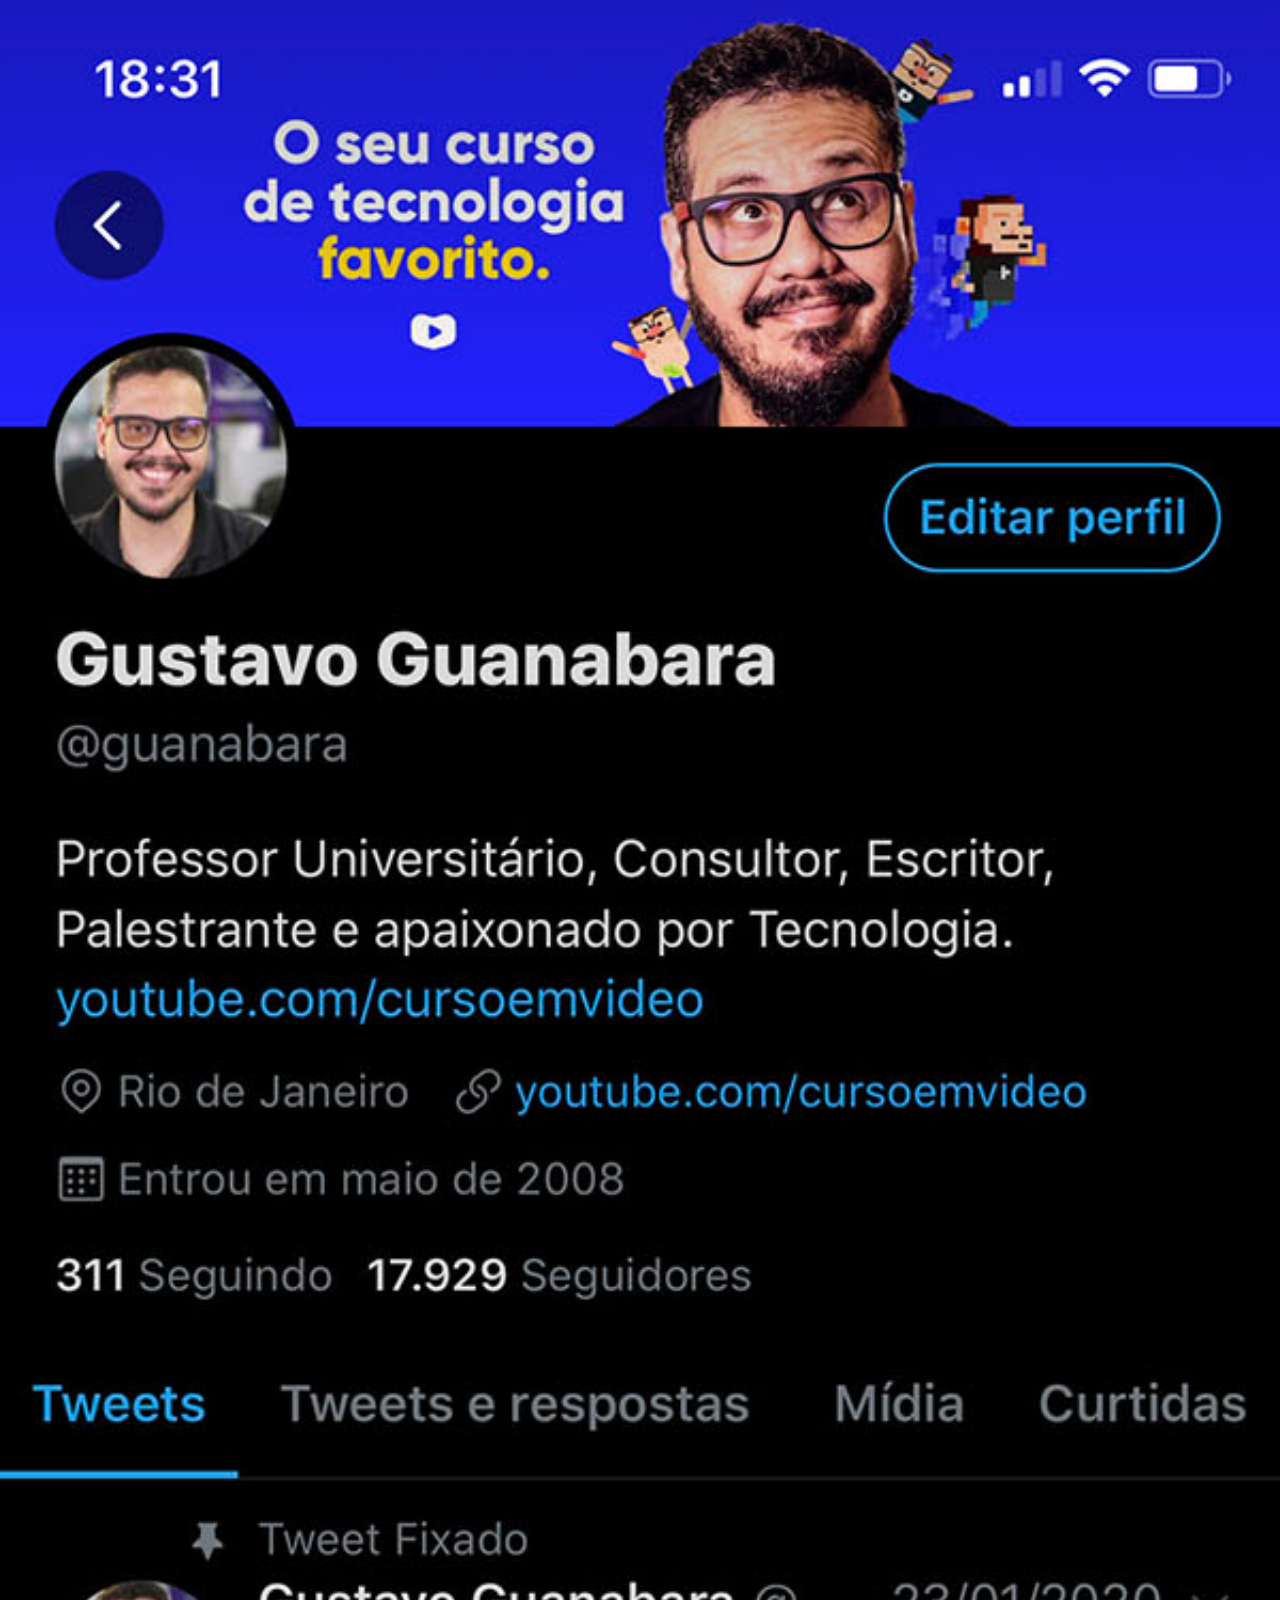
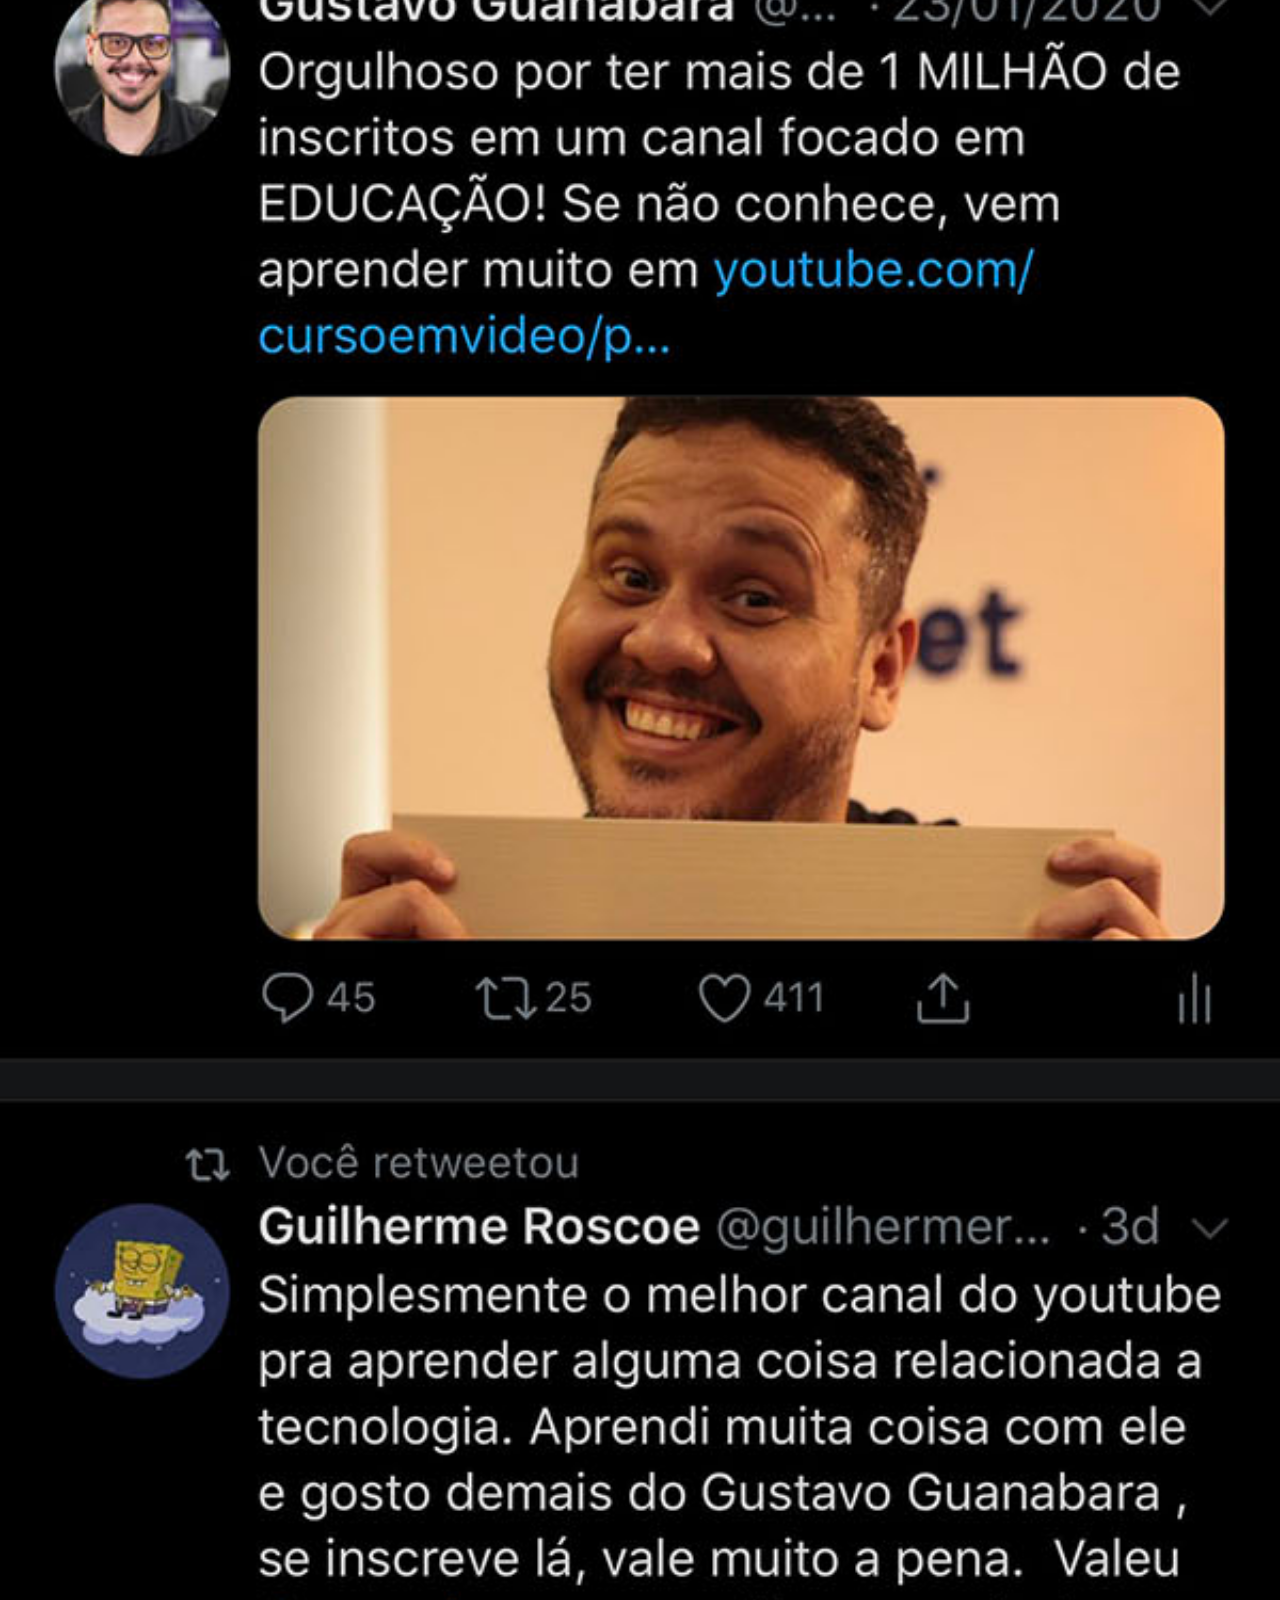
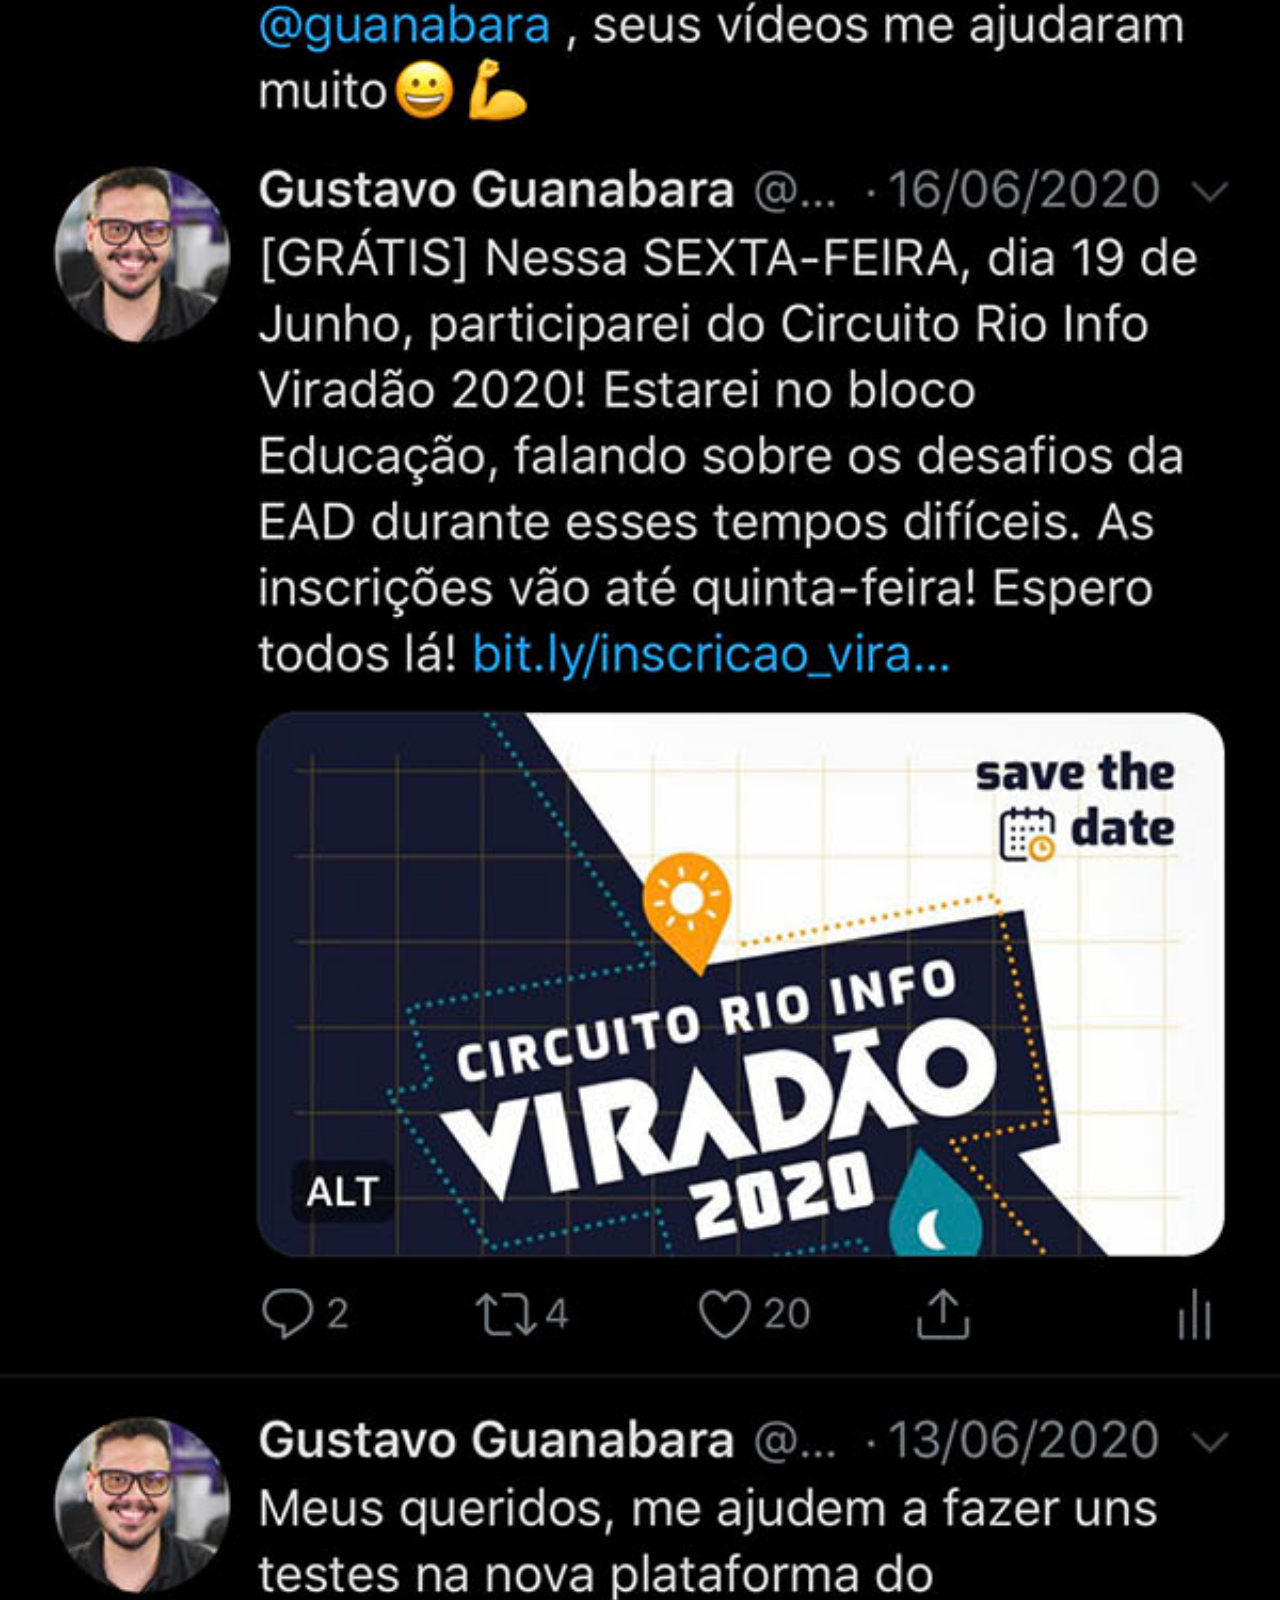
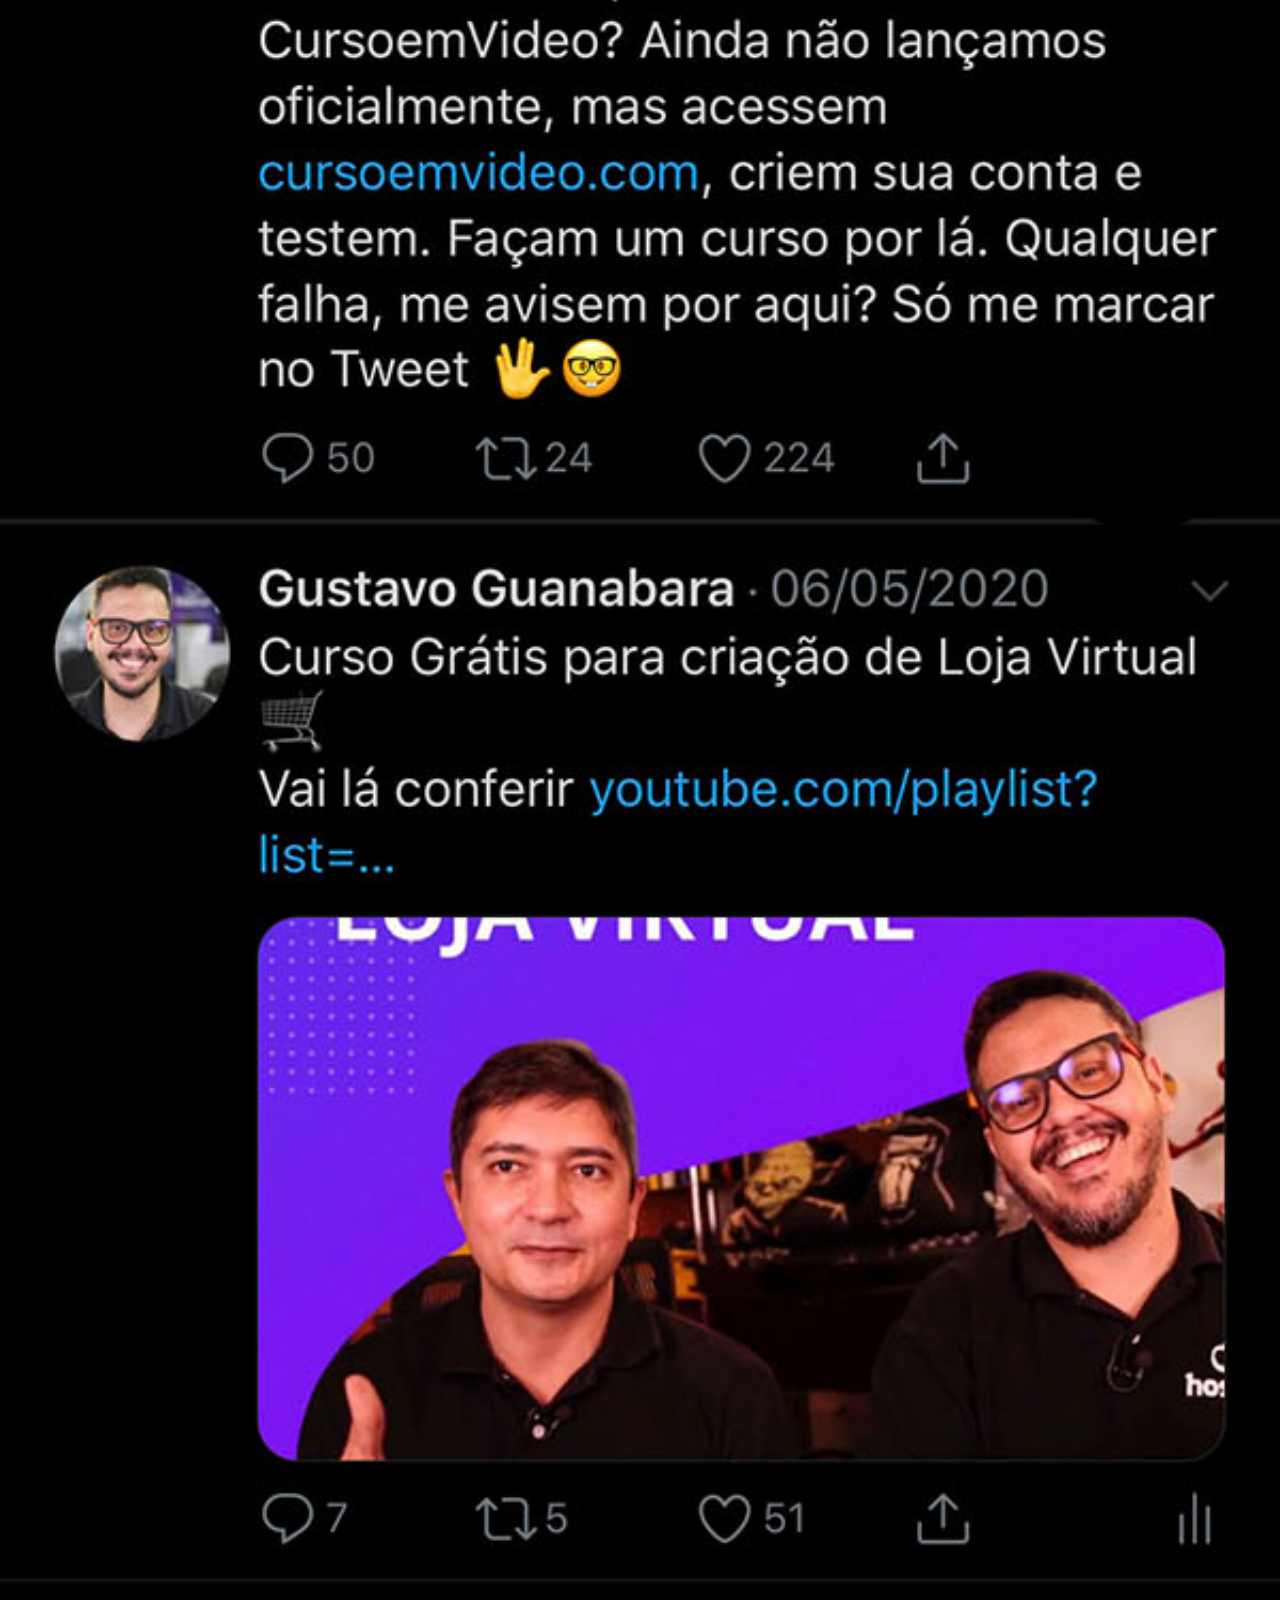
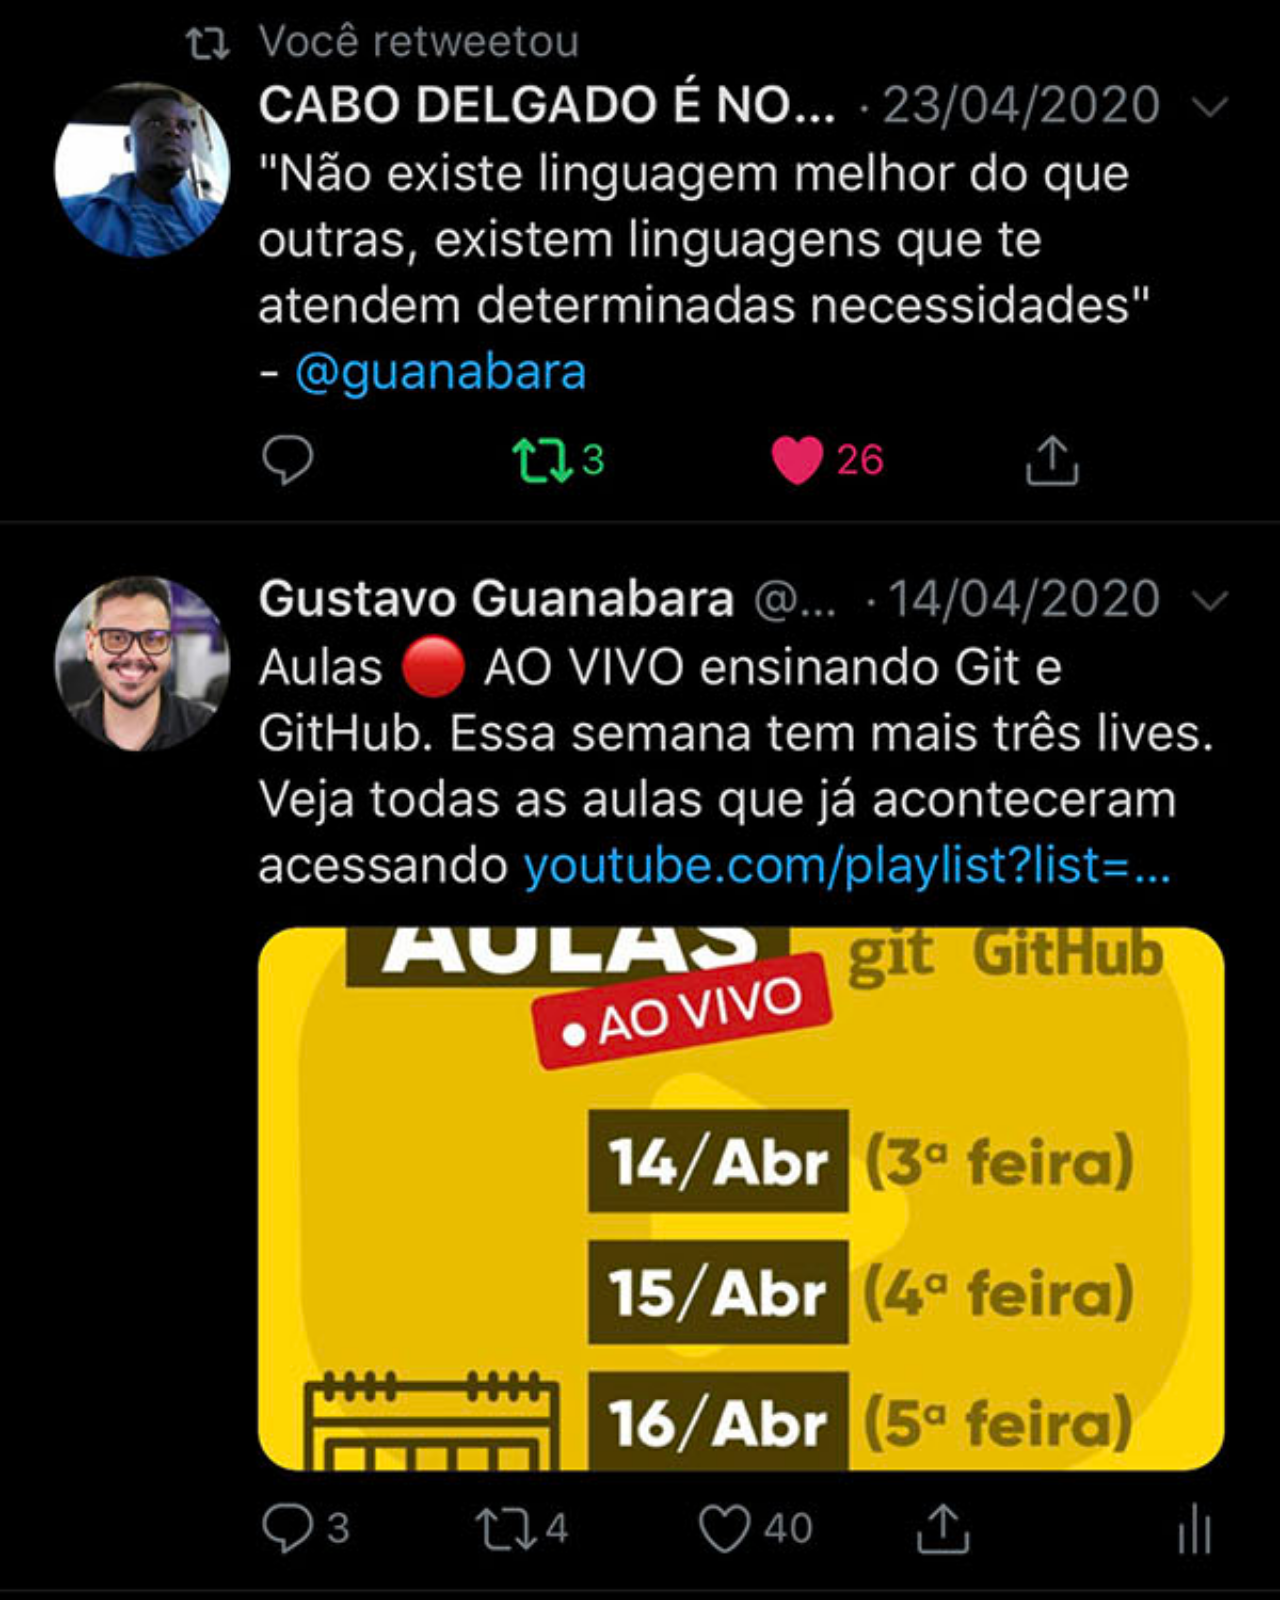
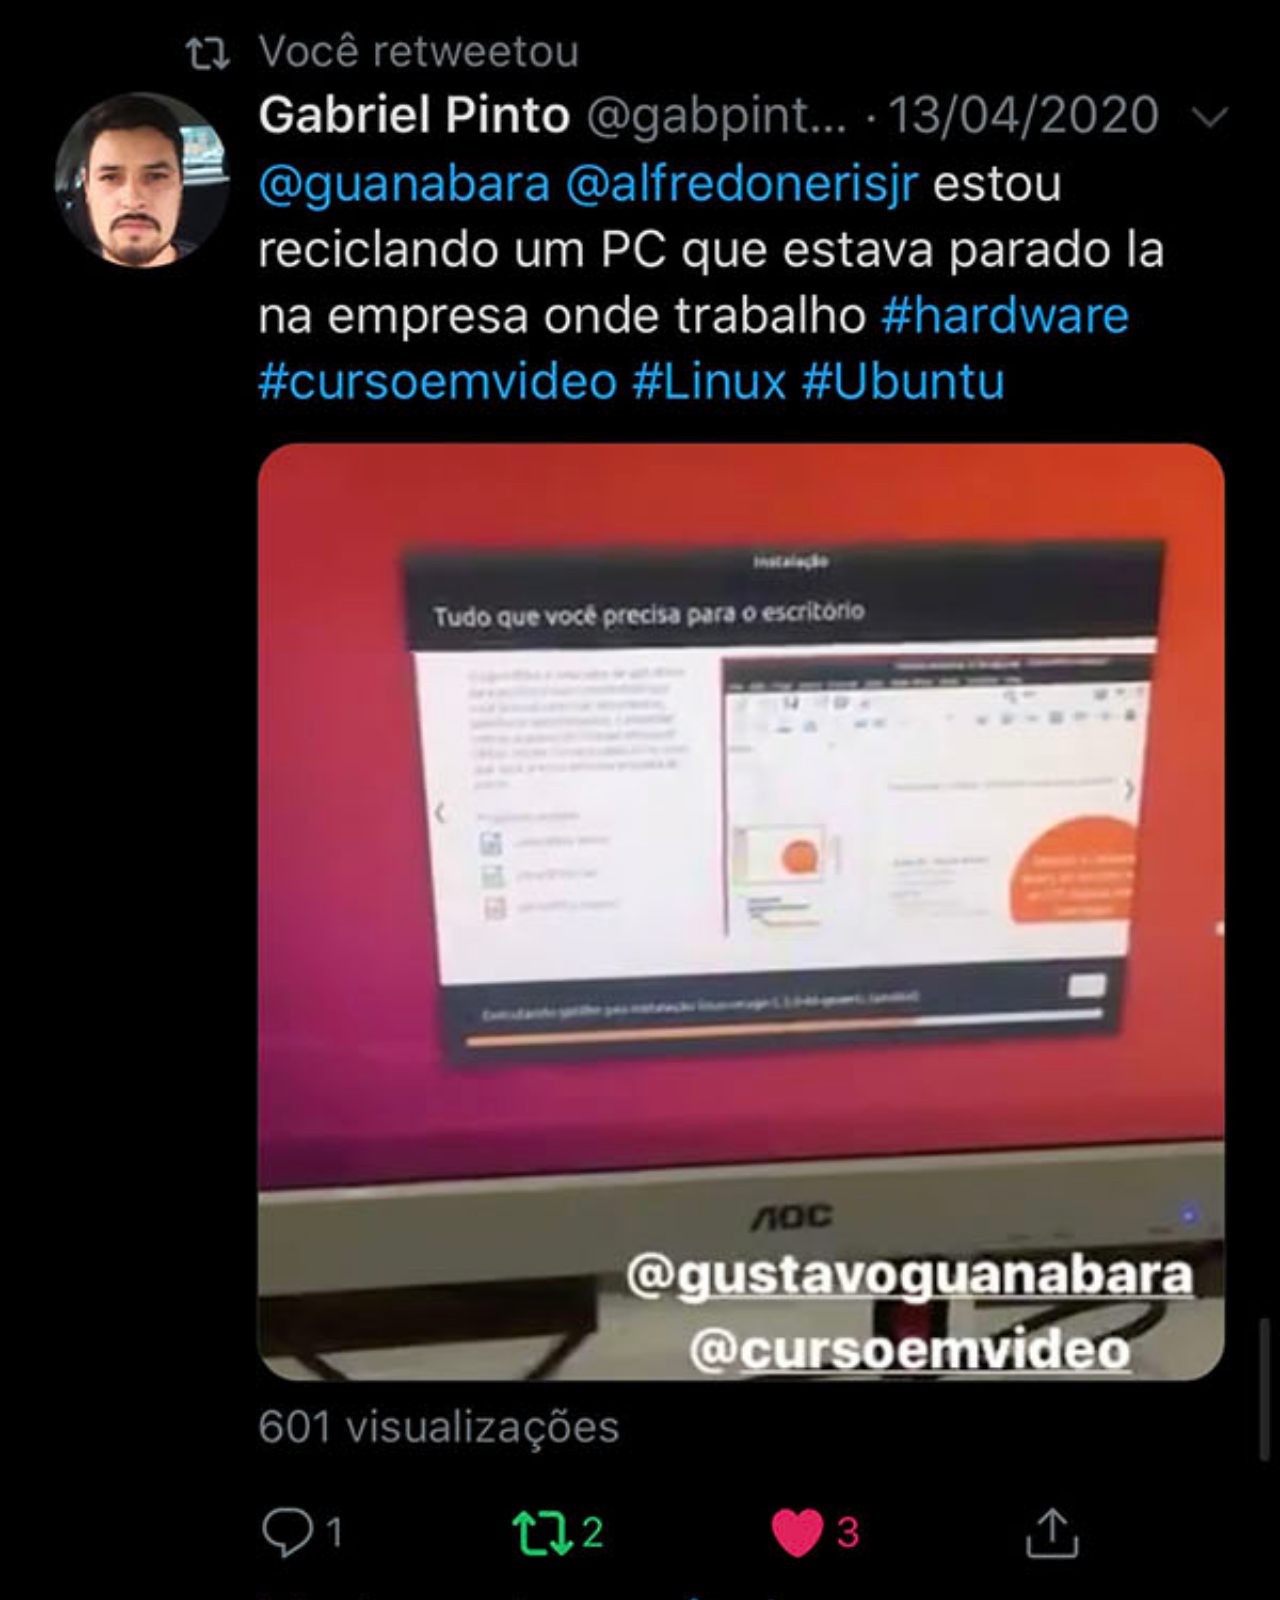
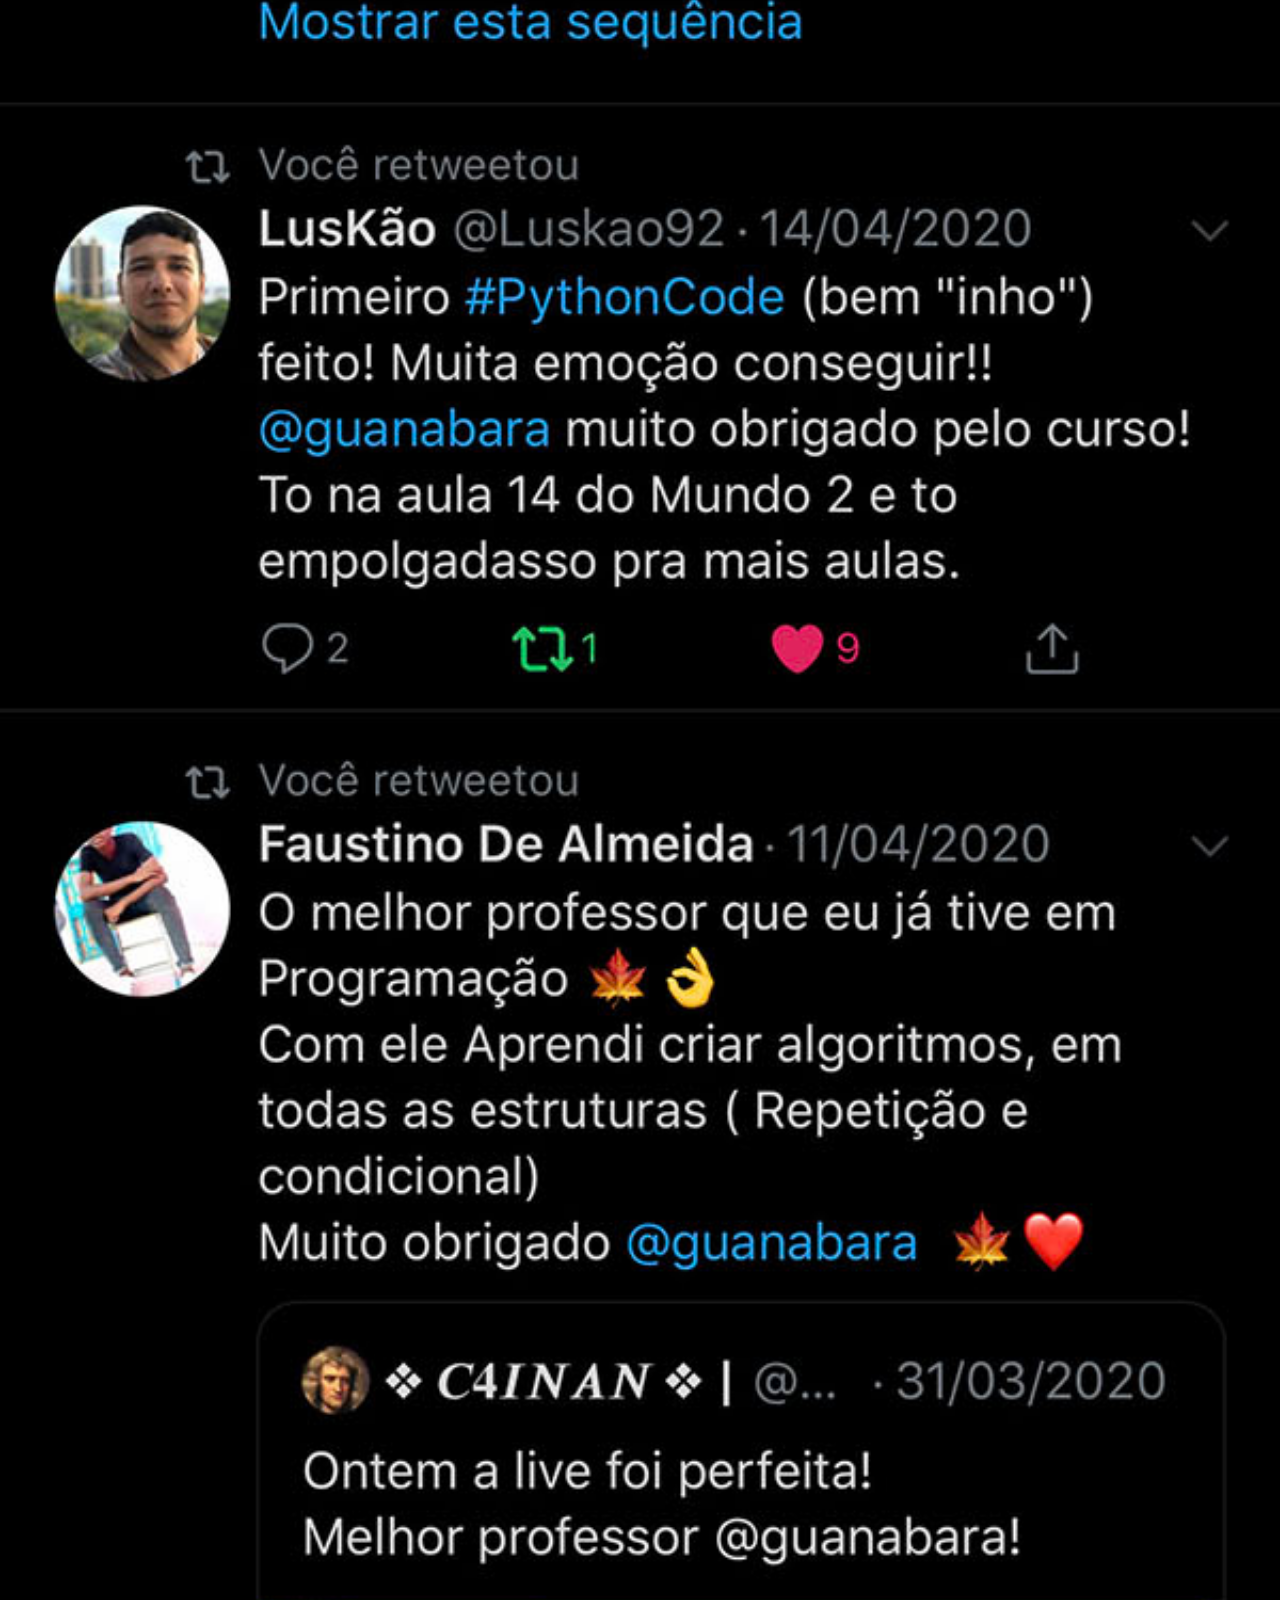
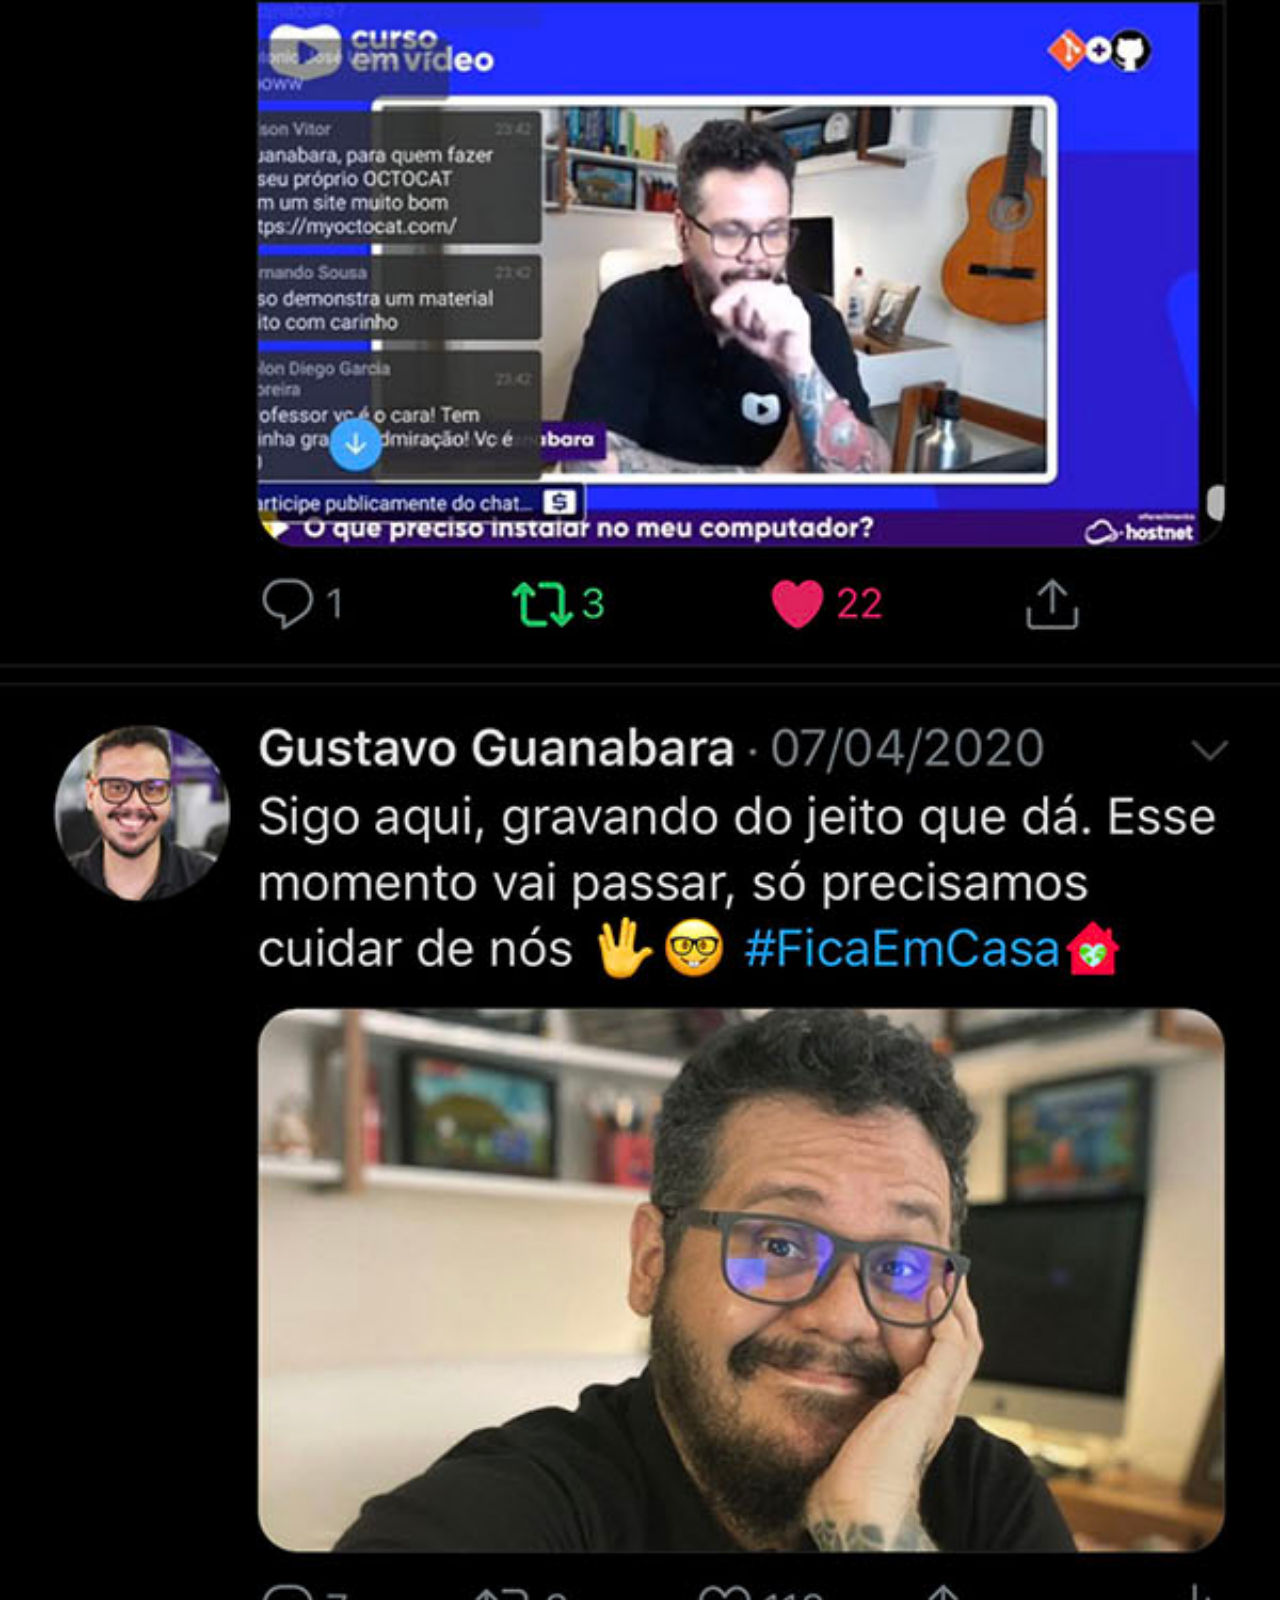
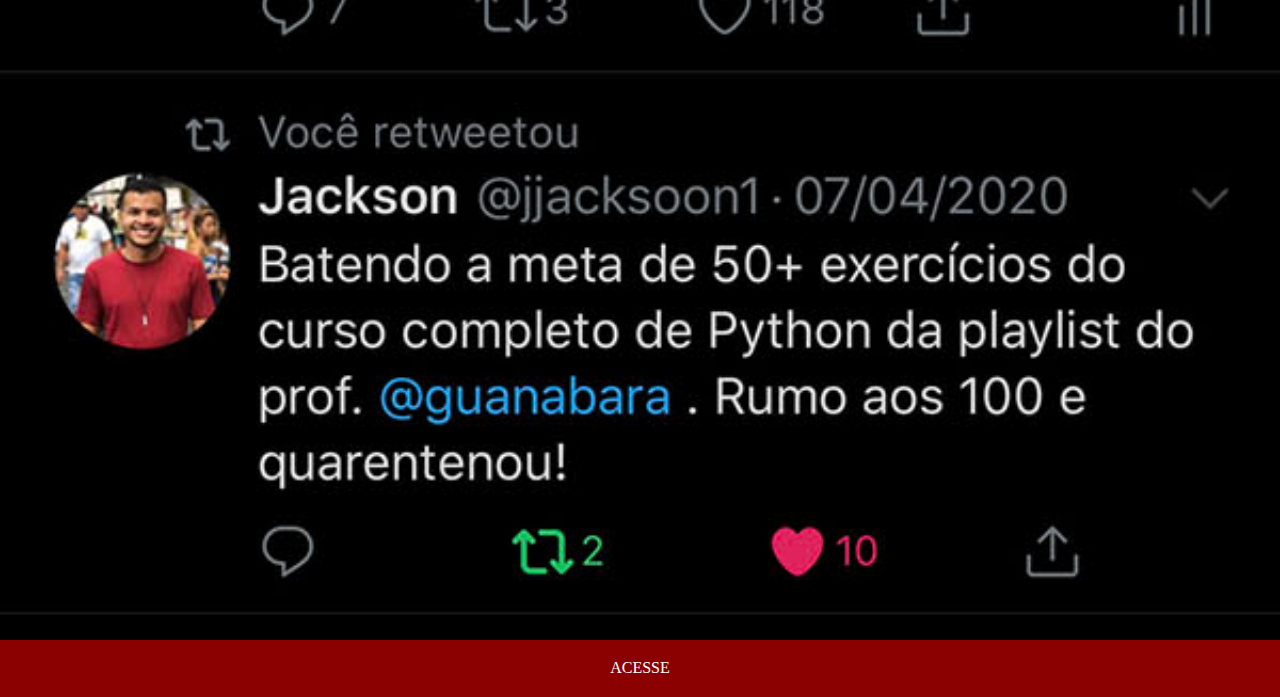
<file: twitter.html>
<!DOCTYPE html>
<html lang="en">
<head>
    <meta charset="UTF-8">
    <meta name="viewport" content="width=device-width, initial-scale=1.0">
    <link rel="stylesheet" href="estilos/social.css">
    <title>Twitter</title>
</head>
<body>
    <img src="imagens/tela-twitter.jpg" alt="Twitter">
    <a href="https://x.com/guanabara" target="_blank">ACESSE</a>
</body>
</html>
</file>
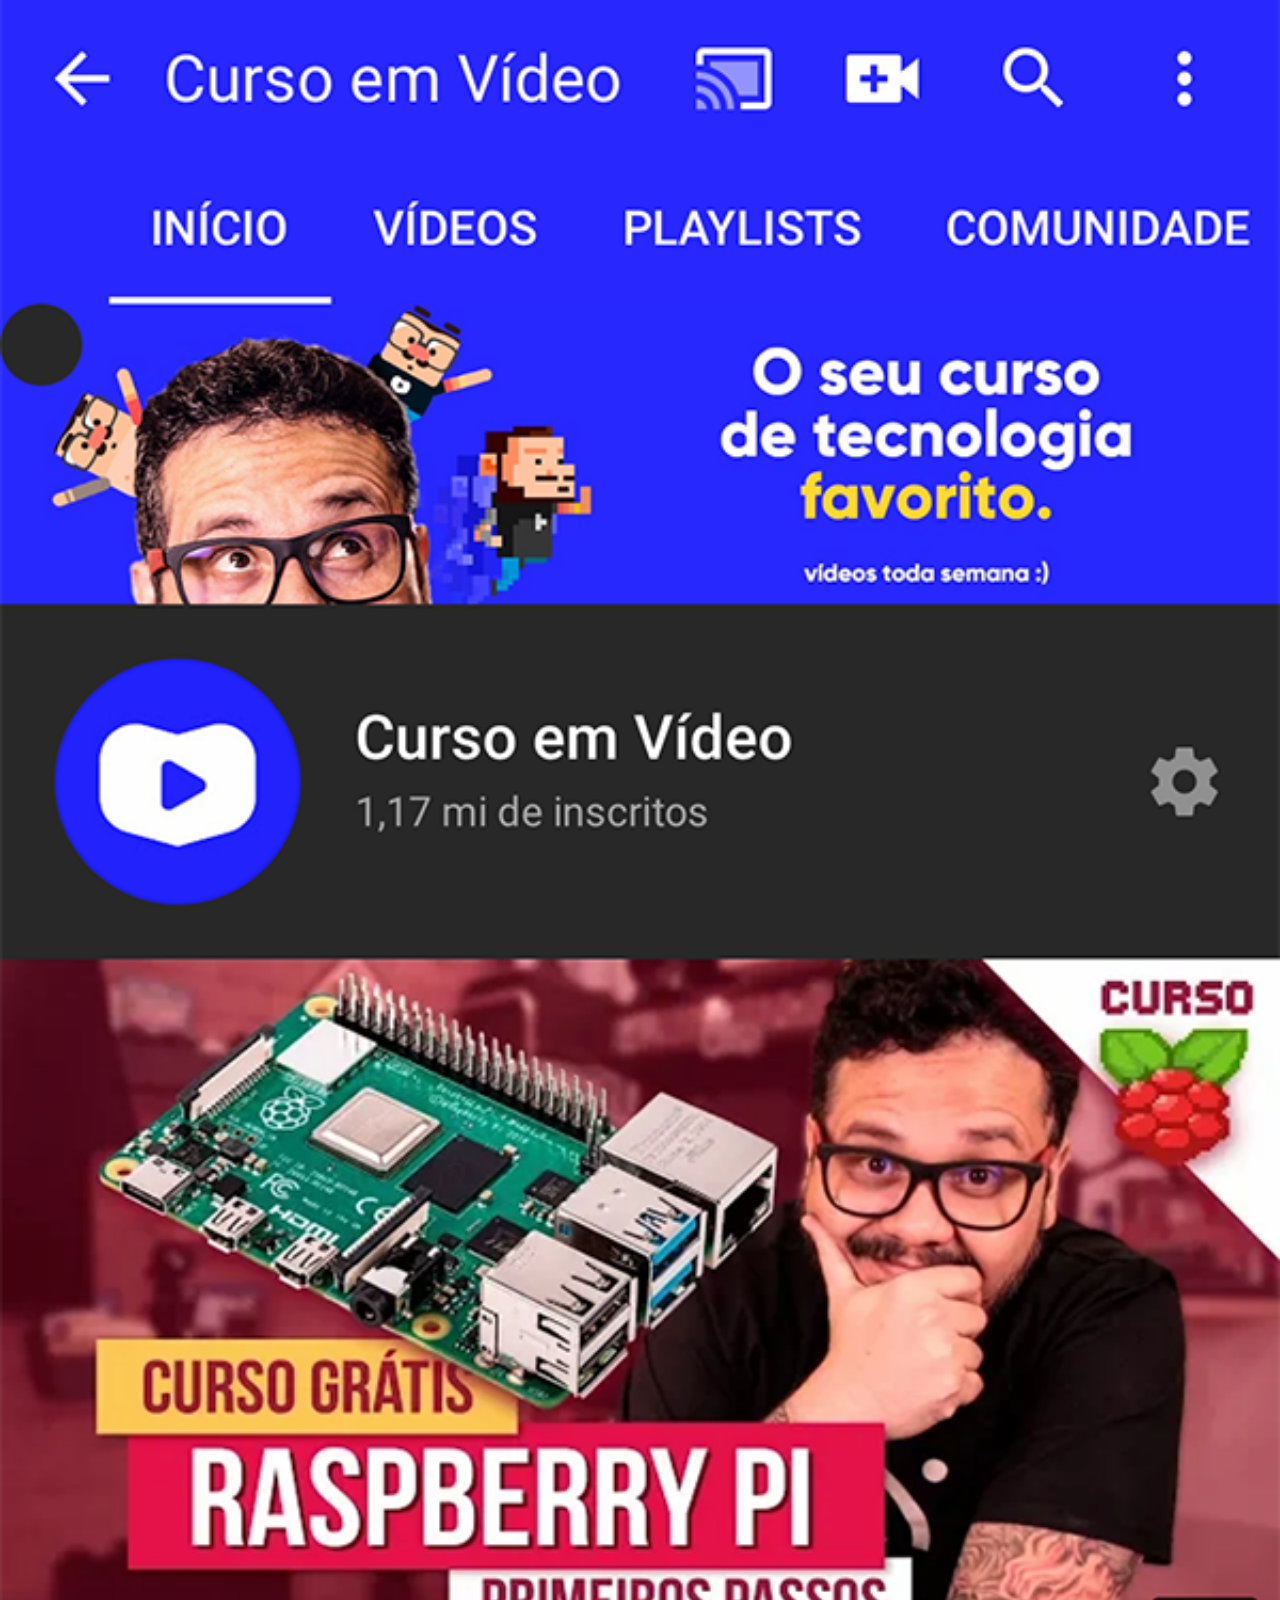
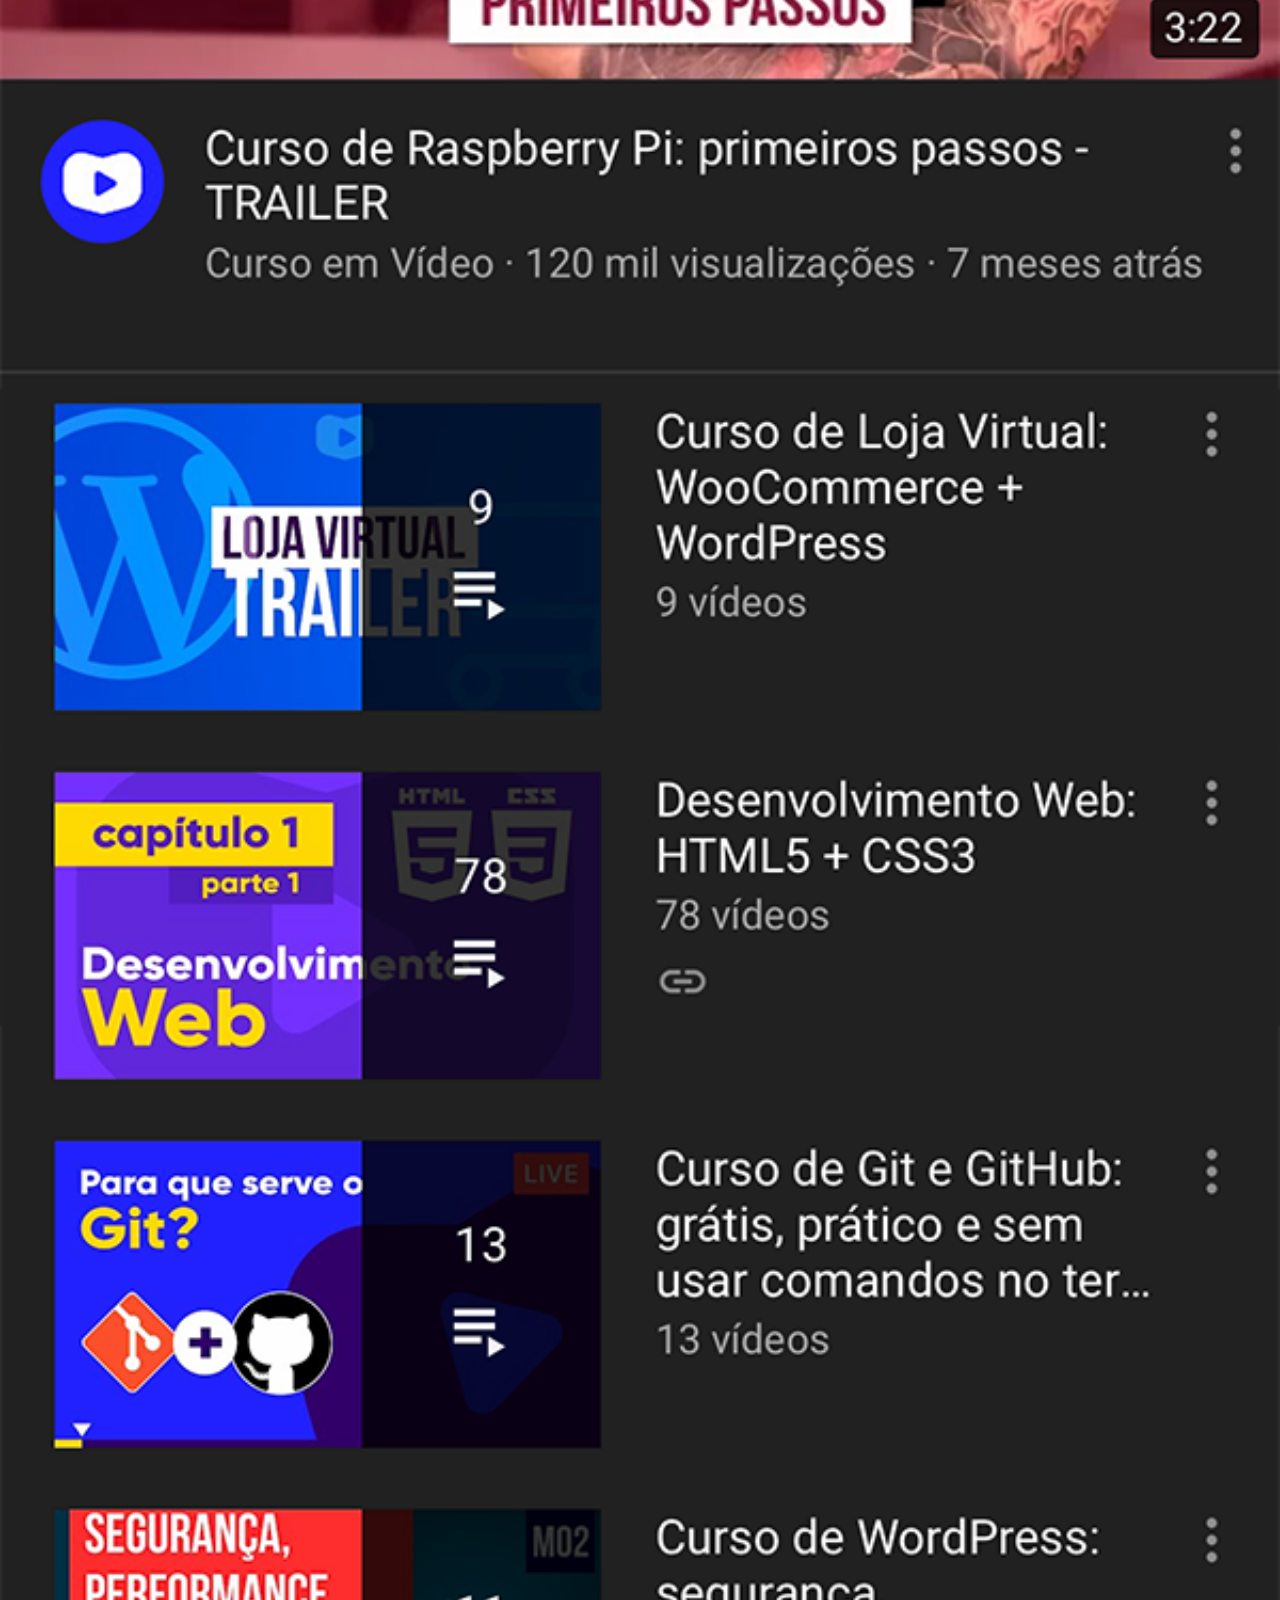
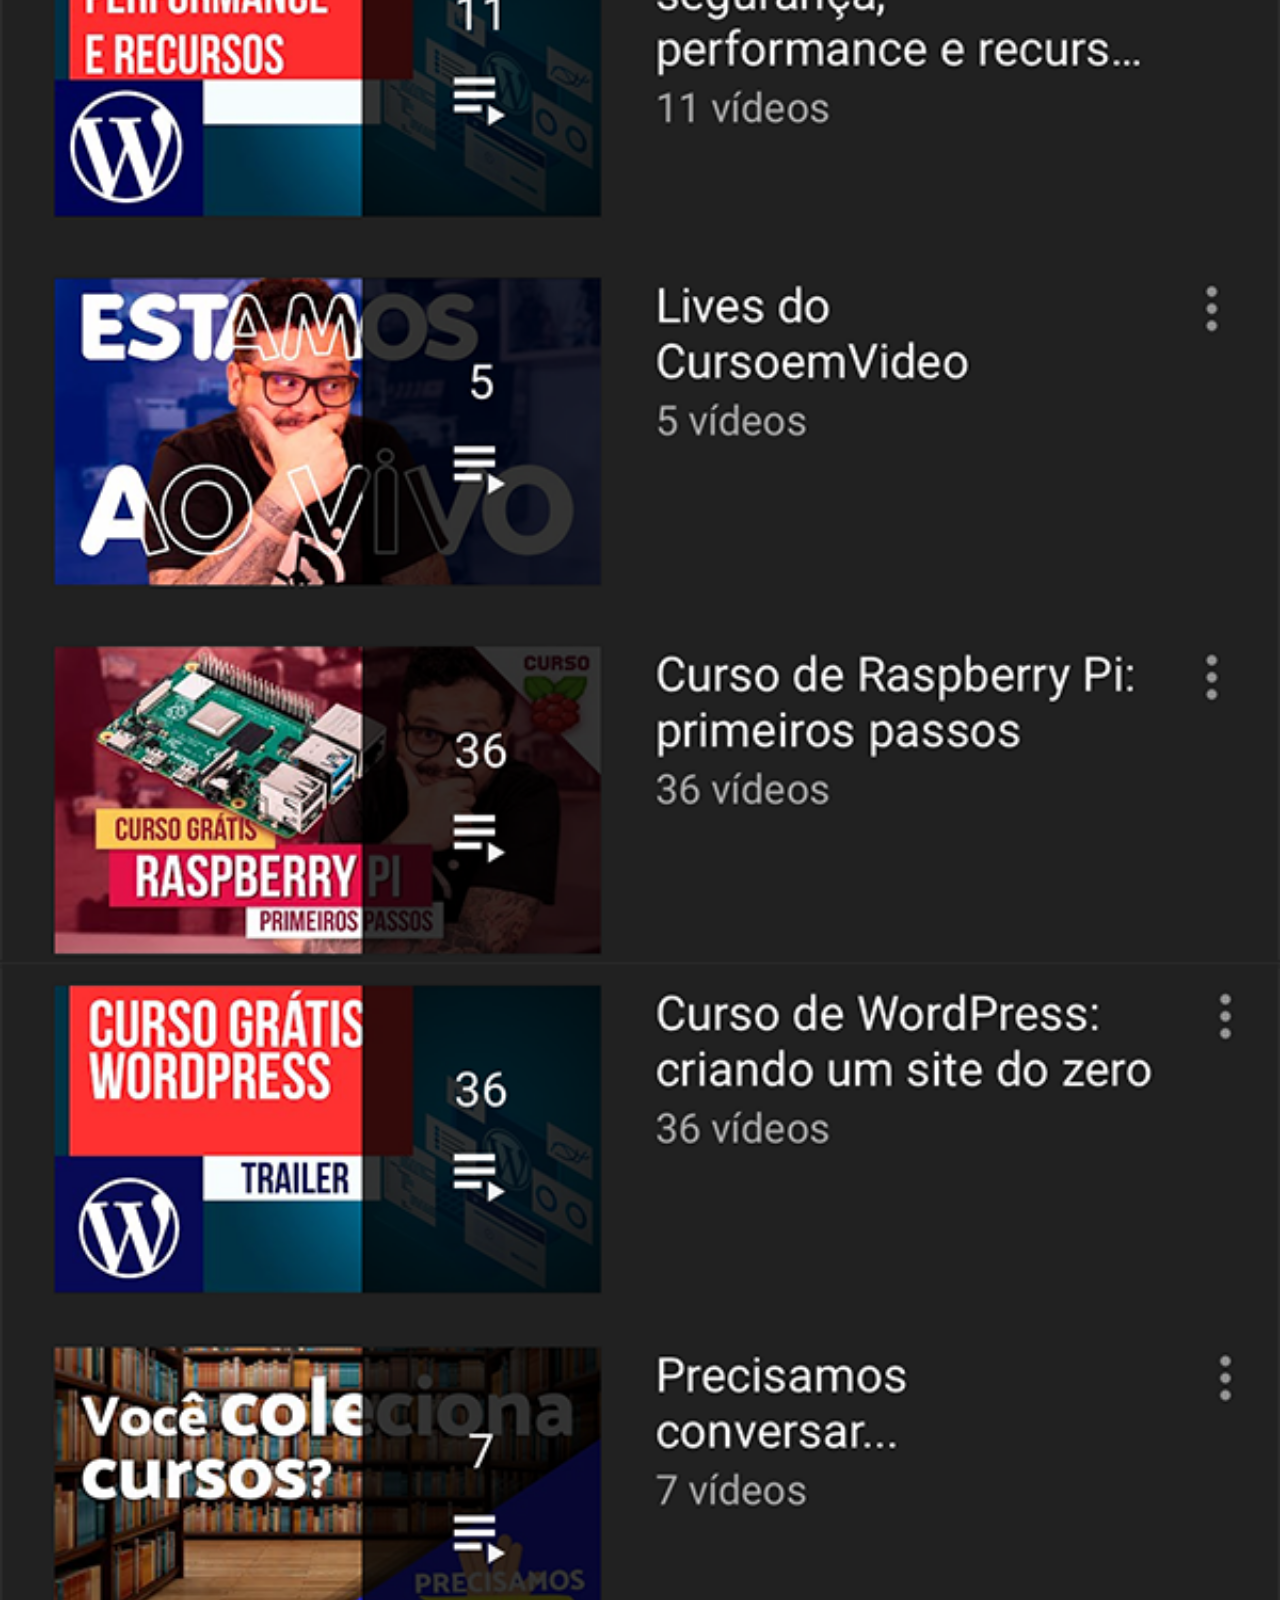
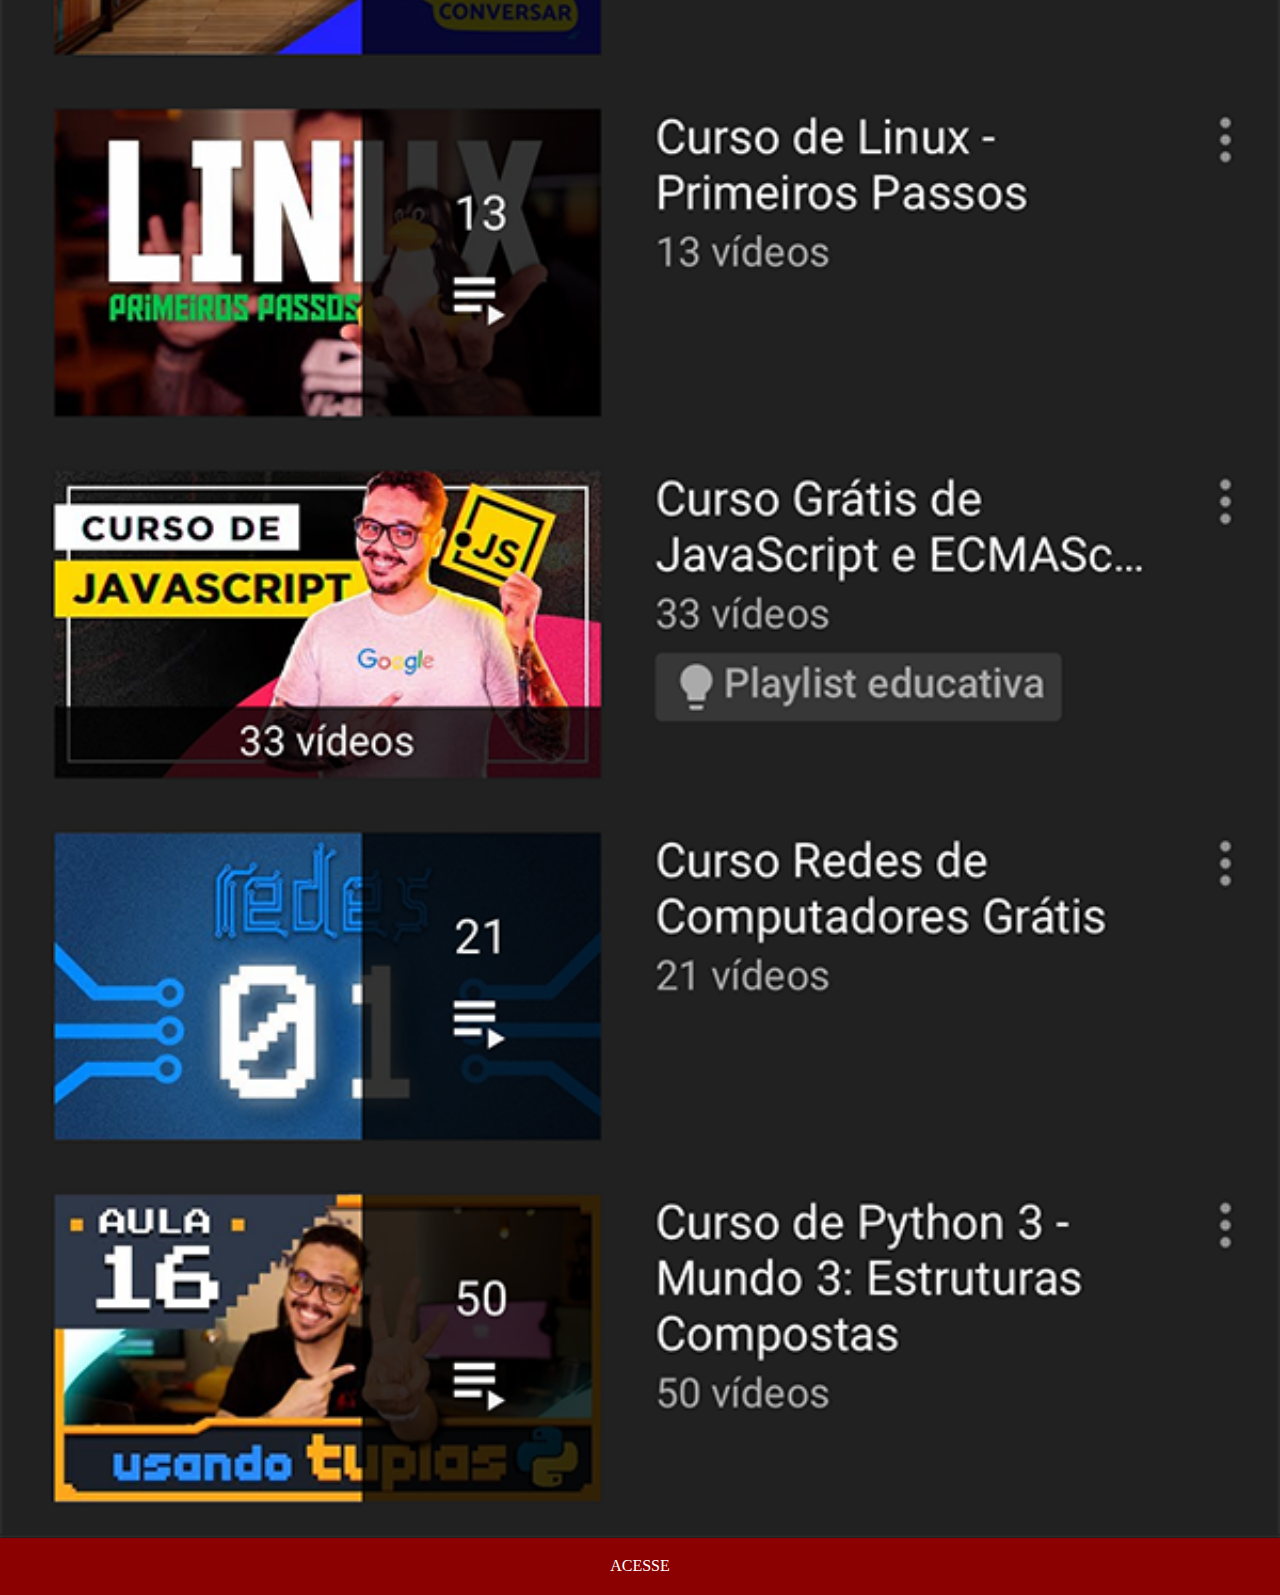
<file: youtube.html>
<!DOCTYPE html>
<html lang="pt-br">
<head>
    <meta charset="UTF-8">
    <meta name="viewport" content="width=device-width, initial-scale=1.0">
    <title>Youtube</title>
    <link rel="stylesheet" href="estilos/social.css">
</head>
<body>
    <img src="imagens/tela-youtube.png" alt="Youtube">
    <a href="https://www.youtube.com/c/CursoemV%C3%ADdeo/playlists" target="_blank">ACESSE</a>
</body>
</html>
</file>
<file: estilos/style.css>
@charset "UTF-8";

* {
    padding: 0px;
    margin: 0px;
}

html, body {
    width: 100vw;
    height: 100vh;
    background-color: black;
}

body {
    background-image: url('../imagens/fundo-madeira.jpg');
    background-position: center center;
    background-repeat: no-repeat;
    background-size: cover;
    background-attachment: fixed;
}

main {
    height: 100vh;
    position: relative;
}

section#telefone {
    position: absolute;
    top: 50%;
    left: 50%;
    
    transform: translate(-50%, -50%);
    background-image: url(../imagens/frame-iphone.png);
    background-repeat: no-repeat;
    width: 311px;
    height: 627px;

}

iframe#tela {
    position: relative;
    top: 80px;
    left: 22.3px;

    width: 267px;
    height: 471px;
}

section#redes {
    text-align: right;
}

section#redes > a > img {
    width: 50px;
    margin: 10px;
    border-radius: 50%;
    box-shadow: 2px 2px 5px rgba(0, 0, 0, 0.504);
}

section#redes img:hover {
    border: 2px solid white;
    box-sizing: border-box;

    transform: translate(-3px,-3px);
    box-shadow: 5px 5px 10px rgba(0, 0, 0, 0.51);

    transition-duration: 0.2s;
}
</file>
<file: estilos/social.css>
@charset "UTF-8";

* {
    padding: 0px;
    margin: 0px;
}

::-webkit-scrollbar {
    width: 0px;
    height: 0px;
}

a {
    margin-top: -5px;
    display: block;
    background-color: darkred;
    color: white;
    padding: 20px;
    text-decoration: none;
    text-align: center;
}

img {
    width: 100vw;
}

a:hover {
    background-color: red;
}
</file>
